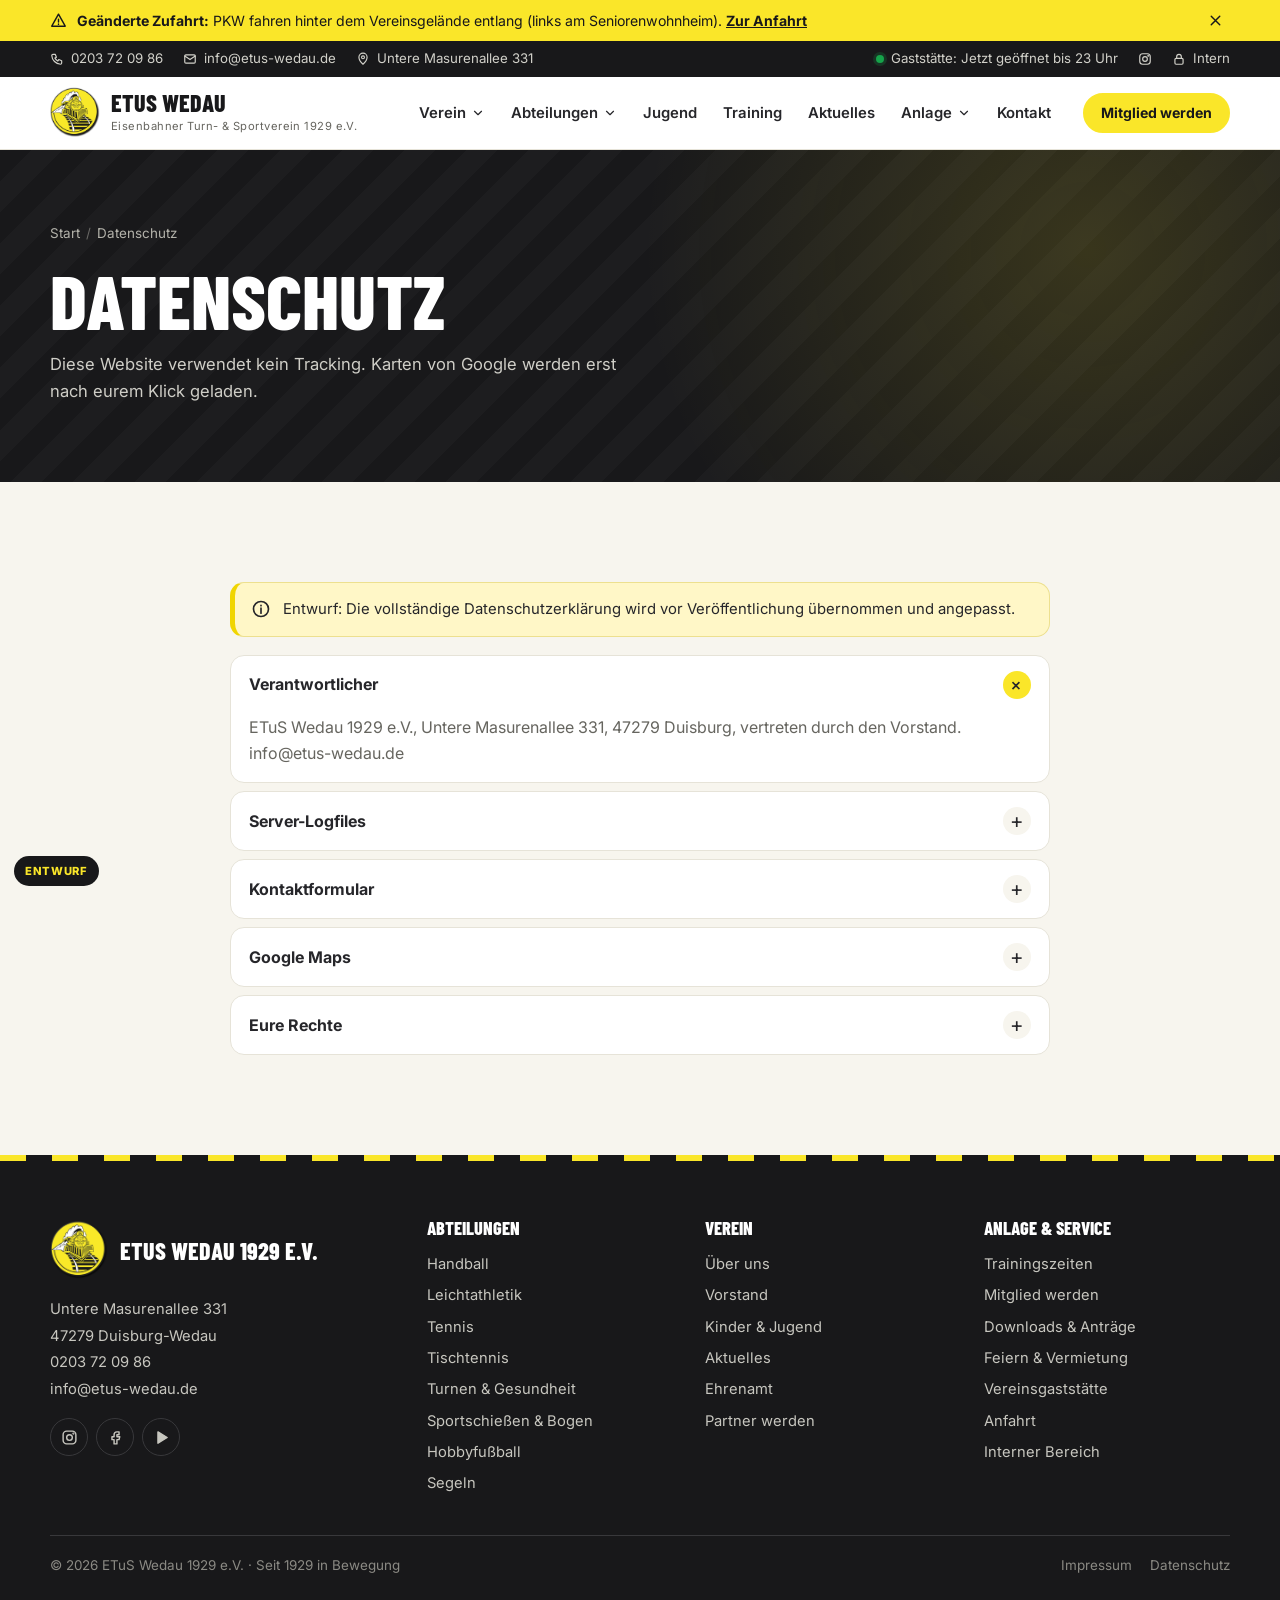
<file: datenschutz.html>
<!doctype html>
<html lang="de">
<head>
  <meta charset="utf-8">
  <meta name="viewport" content="width=device-width, initial-scale=1">
  <title>Datenschutz – ETuS Wedau 1929 e.V.</title>
  <meta name="robots" content="noindex">
  <link rel="icon" href="assets/img/logo.png">
  <link rel="preconnect" href="https://fonts.googleapis.com">
  <link rel="preconnect" href="https://fonts.gstatic.com" crossorigin>
  <link href="https://fonts.googleapis.com/css2?family=Barlow+Condensed:ital,wght@0,700;0,800;1,800&family=Inter:wght@400;500;600;700&display=swap" rel="stylesheet">
  <link rel="stylesheet" href="assets/css/style.css">
</head>
<body data-page="">
  <div id="site-header"></div>
  <main id="main">
    <section class="page-head"><div class="container"><ol class="crumbs"><li><a href="index.html">Start</a></li><li aria-current="page">Datenschutz</li></ol><h1>Datenschutz</h1><p class="lead">Diese Website verwendet kein Tracking. Karten von Google werden erst nach eurem Klick geladen.</p></div></section>
    <section class="section"><div class="container" style="max-width:820px">
      <div class="notice" style="margin-bottom:18px"><i data-icon="info"></i><p>Entwurf: Die vollständige Datenschutzerklärung wird vor Veröffentlichung übernommen und angepasst.</p></div>
      <div class="acc">
        <details open><summary>Verantwortlicher</summary><div class="acc-body">ETuS Wedau 1929 e.V., Untere Masurenallee 331, 47279 Duisburg, vertreten durch den Vorstand. info@etus-wedau.de</div></details>
        <details><summary>Server-Logfiles</summary><div class="acc-body">Beim Aufruf werden technisch notwendige Daten (IP-Adresse, Zeitpunkt, Seite, Browser) verarbeitet (Art. 6 Abs. 1 lit. f DSGVO).</div></details>
        <details><summary>Kontaktformular</summary><div class="acc-body">Eure Angaben nutzen wir ausschließlich zur Bearbeitung der Anfrage (Art. 6 Abs. 1 lit. b DSGVO).</div></details>
        <details><summary>Google Maps</summary><div class="acc-body">Die Karte wird nur nach Klick geladen (Art. 6 Abs. 1 lit. a DSGVO). Die Auswahl wird lokal im Browser gespeichert.</div></details>
        <details><summary>Eure Rechte</summary><div class="acc-body">Auskunft, Berichtigung, Löschung, Einschränkung, Widerspruch, Datenübertragbarkeit und Beschwerde bei der LDI NRW.</div></details>
      </div>
    </div></section>
  </main>
  <div id="site-footer"></div>
  <script src="assets/js/data.js"></script>
  <script src="assets/js/site.js"></script>
</body>
</html>
</file>
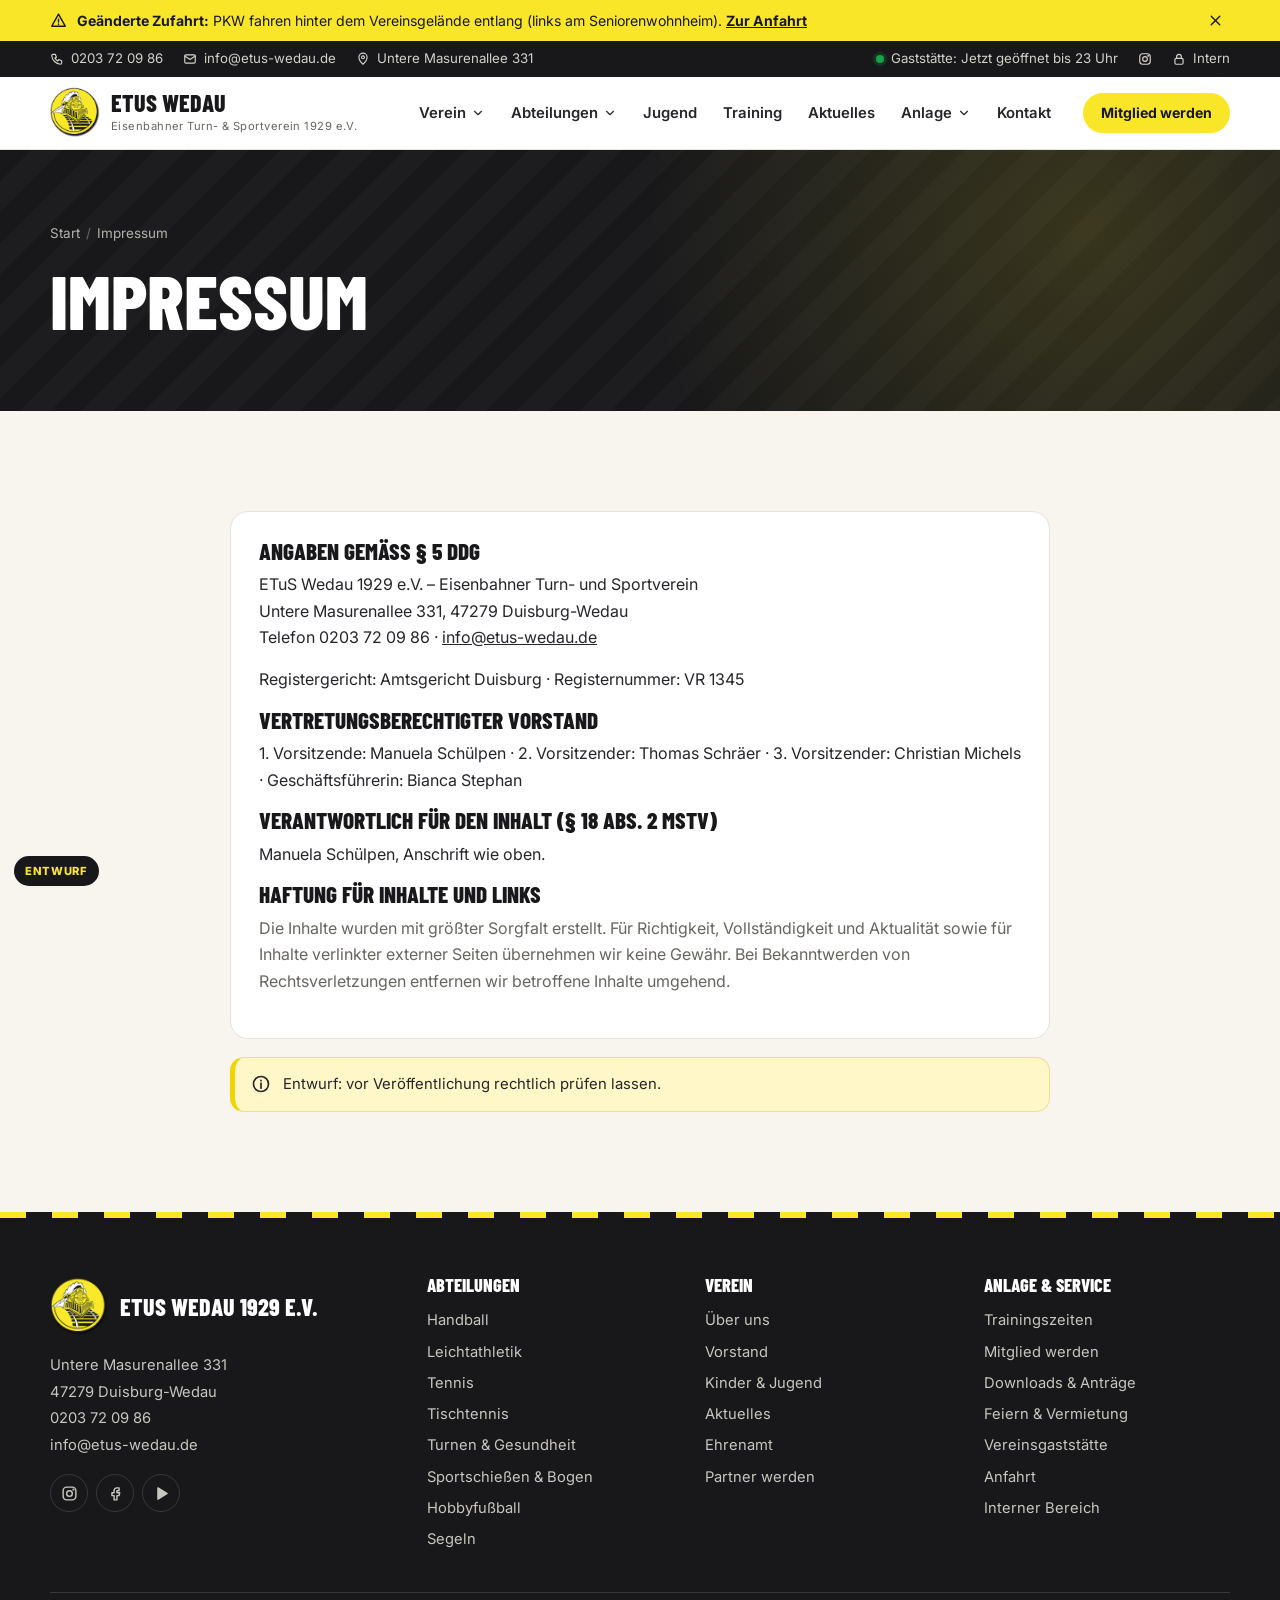
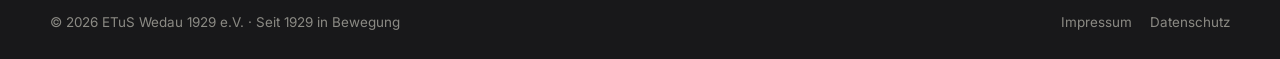
<file: impressum.html>
<!doctype html>
<html lang="de">
<head>
  <meta charset="utf-8">
  <meta name="viewport" content="width=device-width, initial-scale=1">
  <title>Impressum – ETuS Wedau 1929 e.V.</title>
  <meta name="robots" content="noindex">
  <link rel="icon" href="assets/img/logo.png">
  <link rel="preconnect" href="https://fonts.googleapis.com">
  <link rel="preconnect" href="https://fonts.gstatic.com" crossorigin>
  <link href="https://fonts.googleapis.com/css2?family=Barlow+Condensed:ital,wght@0,700;0,800;1,800&family=Inter:wght@400;500;600;700&display=swap" rel="stylesheet">
  <link rel="stylesheet" href="assets/css/style.css">
</head>
<body data-page="">
  <div id="site-header"></div>
  <main id="main">
    <section class="page-head"><div class="container"><ol class="crumbs"><li><a href="index.html">Start</a></li><li aria-current="page">Impressum</li></ol><h1>Impressum</h1></div></section>
    <section class="section"><div class="container" style="max-width:820px">
      <div class="card">
        <h3>Angaben gemäß § 5 DDG</h3>
        <p>ETuS Wedau 1929 e.V. – Eisenbahner Turn- und Sportverein<br>Untere Masurenallee 331, 47279 Duisburg-Wedau<br>Telefon 0203 72 09 86 · <a href="mailto:info@etus-wedau.de">info@etus-wedau.de</a></p>
        <p>Registergericht: Amtsgericht Duisburg · Registernummer: VR 1345</p>
        <h3>Vertretungsberechtigter Vorstand</h3>
        <p>1. Vorsitzende: Manuela Schülpen · 2. Vorsitzender: Thomas Schräer · 3. Vorsitzender: Christian Michels · Geschäftsführerin: Bianca Stephan</p>
        <h3>Verantwortlich für den Inhalt (§ 18 Abs. 2 MStV)</h3>
        <p>Manuela Schülpen, Anschrift wie oben.</p>
        <h3>Haftung für Inhalte und Links</h3>
        <p class="muted">Die Inhalte wurden mit größter Sorgfalt erstellt. Für Richtigkeit, Vollständigkeit und Aktualität sowie für Inhalte verlinkter externer Seiten übernehmen wir keine Gewähr. Bei Bekanntwerden von Rechtsverletzungen entfernen wir betroffene Inhalte umgehend.</p>
      </div>
      <div class="notice" style="margin-top:18px"><i data-icon="info"></i><p>Entwurf: vor Veröffentlichung rechtlich prüfen lassen.</p></div>
    </div></section>
  </main>
  <div id="site-footer"></div>
  <script src="assets/js/data.js"></script>
  <script src="assets/js/site.js"></script>
</body>
</html>
</file>
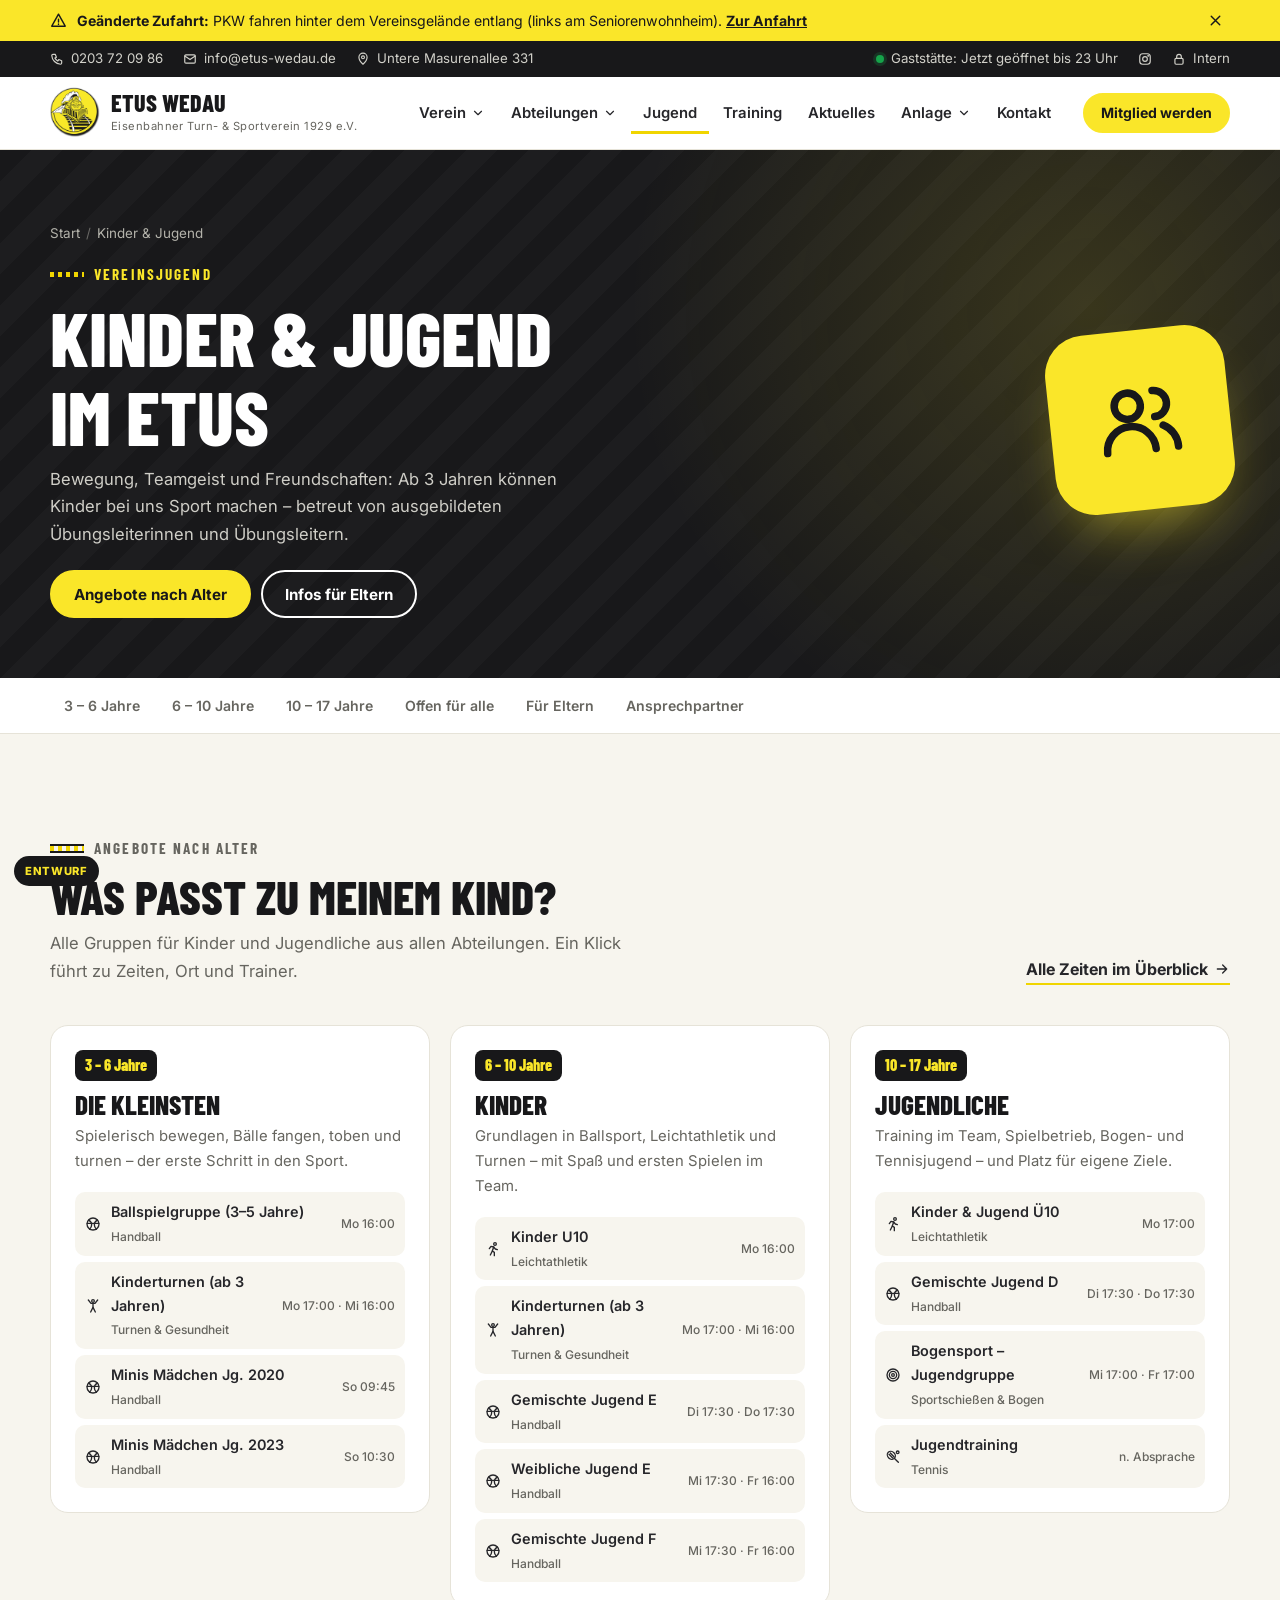
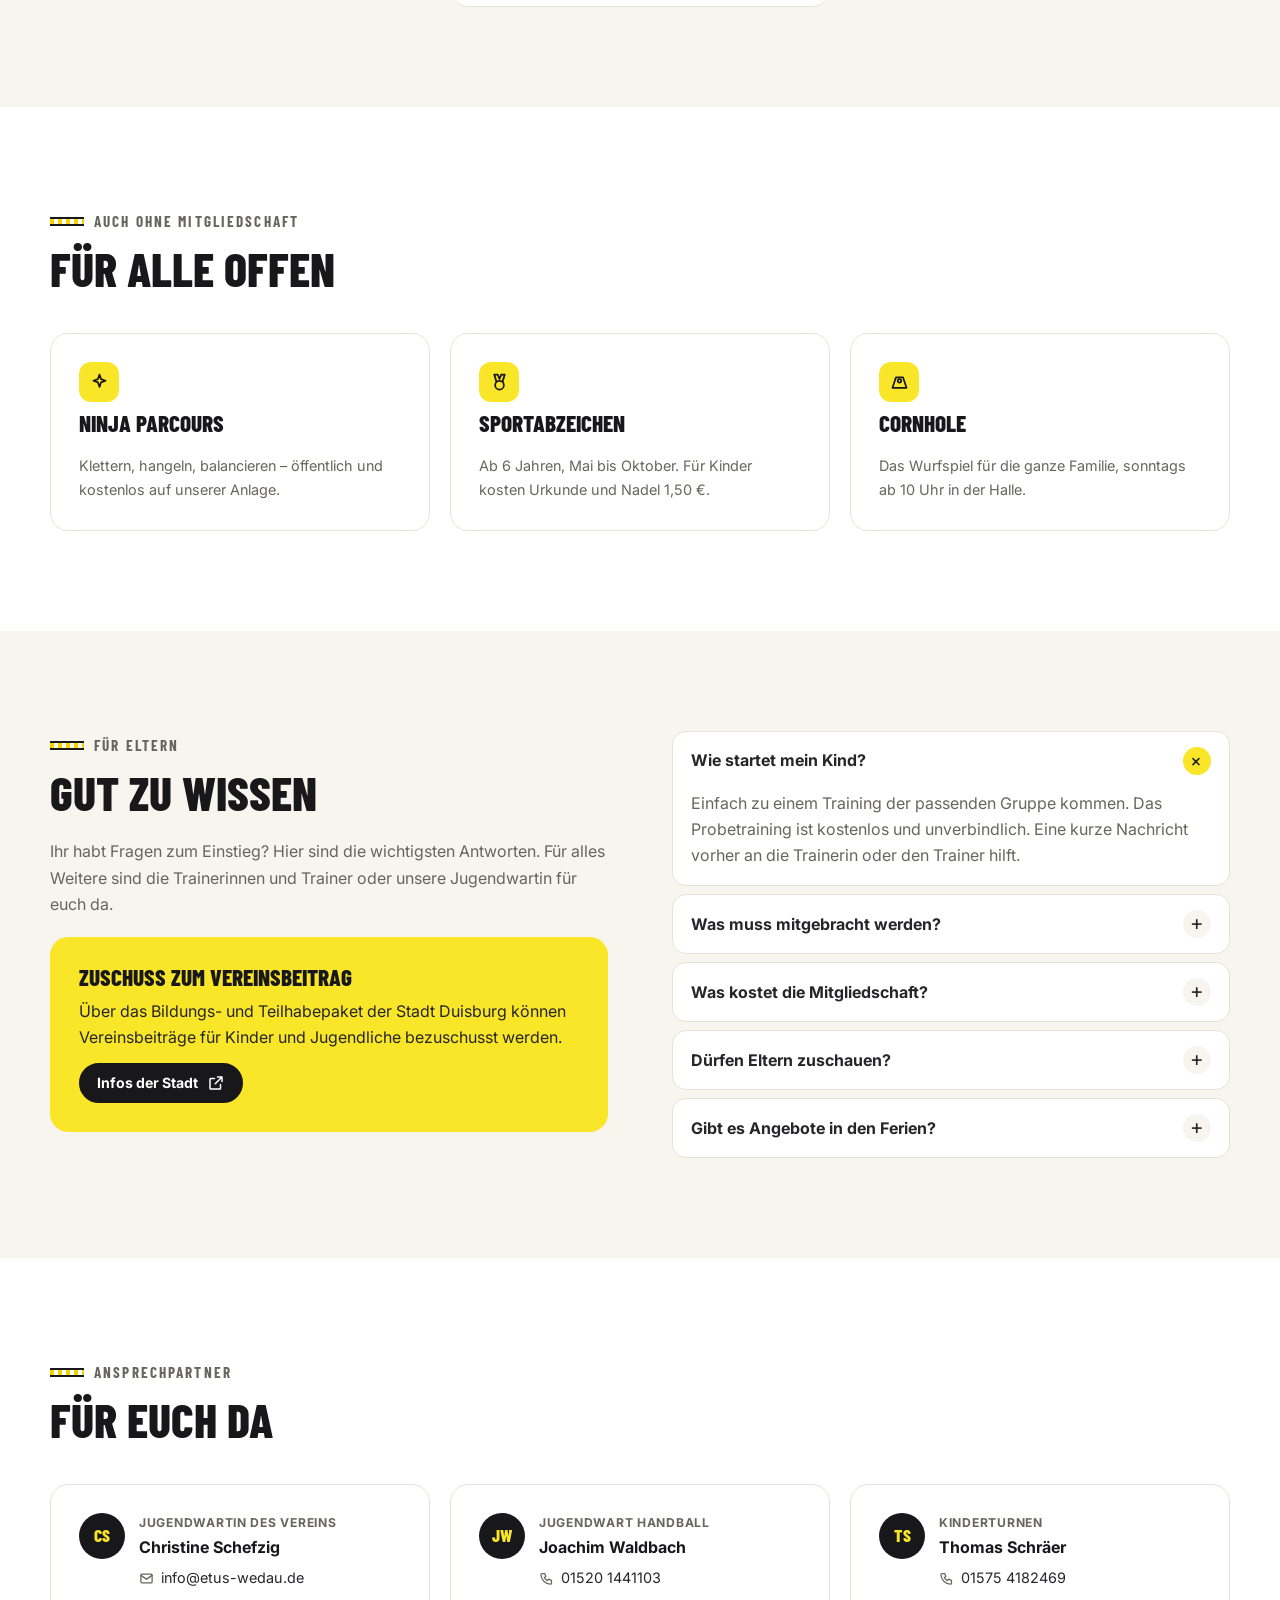
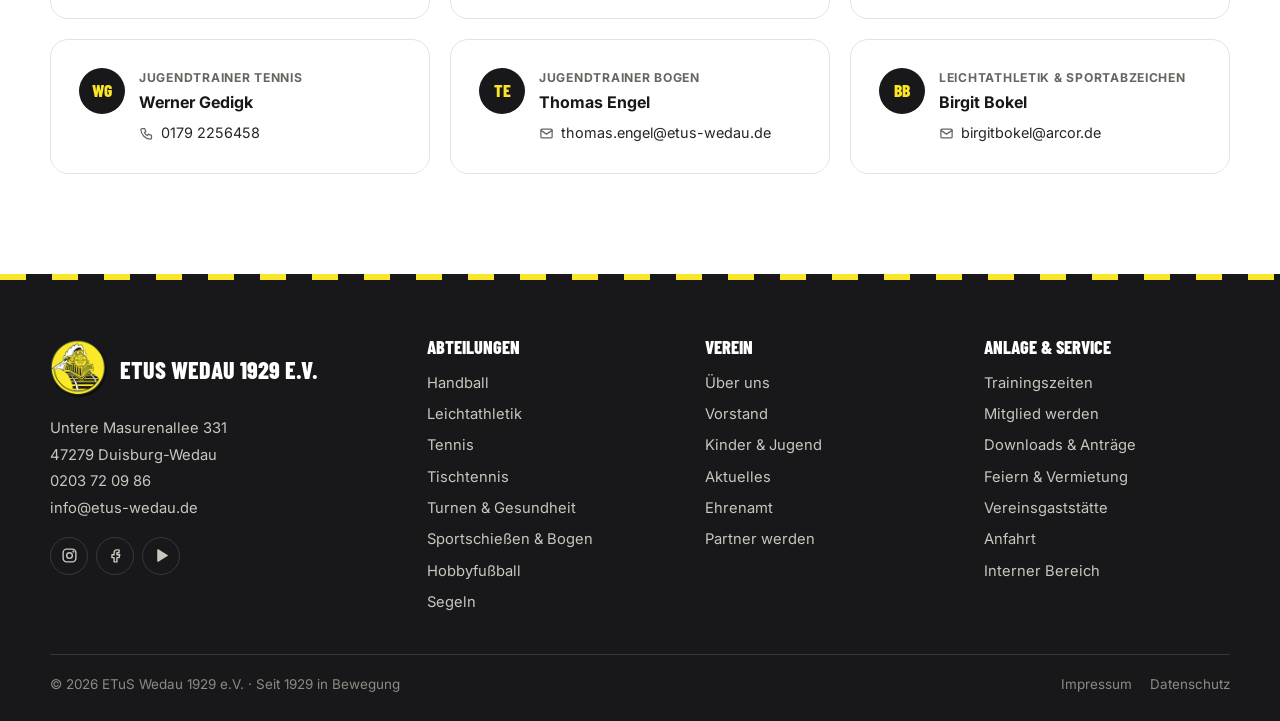
<file: jugend.html>
<!doctype html>
<html lang="de">
<head>
  <meta charset="utf-8">
  <meta name="viewport" content="width=device-width, initial-scale=1">
  <title>Kinder & Jugend – ETuS Wedau 1929 e.V.</title>
  <meta name="description" content="Sportangebote für Kinder und Jugendliche beim ETuS Wedau: Ballspielgruppe ab 3, Kinderturnen, Handball-Jugend, Leichtathletik, Tennis- und Bogenjugend.">
  <meta name="theme-color" content="#18181a">
  <link rel="icon" href="assets/img/logo.png">
  <link rel="preconnect" href="https://fonts.googleapis.com">
  <link rel="preconnect" href="https://fonts.gstatic.com" crossorigin>
  <link href="https://fonts.googleapis.com/css2?family=Barlow+Condensed:ital,wght@0,700;0,800;1,800&family=Inter:wght@400;500;600;700&display=swap" rel="stylesheet">
  <link rel="stylesheet" href="assets/css/style.css">
</head>
<body data-page="jugend">
  <div id="site-header"></div>
  <main id="main">
    <section class="page-head page-head--img">
      <div class="container split">
        <div>
          <ol class="crumbs"><li><a href="index.html">Start</a></li><li aria-current="page">Kinder &amp; Jugend</li></ol>
          <span class="kicker">Vereinsjugend</span>
          <h1>Kinder &amp; Jugend im ETuS</h1>
          <p class="lead">Bewegung, Teamgeist und Freundschaften: Ab 3 Jahren können Kinder bei uns Sport machen – betreut von ausgebildeten Übungsleiterinnen und Übungsleitern.</p>
          <div class="btn-row" style="margin-top:22px"><a class="btn btn--yellow" href="#angebote">Angebote nach Alter</a><a class="btn btn--line" href="#eltern">Infos für Eltern</a></div>
        </div>
        <div class="page-head__sign" aria-hidden="true"><i data-icon="users"></i></div>
      </div>
    </section>

    <nav class="subnav" aria-label="Altersstufen"><div class="container">
      <a href="#mini">3 – 6 Jahre</a><a href="#kinder">6 – 10 Jahre</a><a href="#jugend">10 – 17 Jahre</a><a href="#offen">Offen für alle</a><a href="#eltern">Für Eltern</a><a href="#kontakt">Ansprechpartner</a>
    </div></nav>

    <section class="section" id="angebote">
      <div class="container">
        <div class="section-head"><div><span class="kicker">Angebote nach Alter</span><h2>Was passt zu meinem Kind?</h2><p class="lead">Alle Gruppen für Kinder und Jugendliche aus allen Abteilungen. Ein Klick führt zu Zeiten, Ort und Trainer.</p></div>
          <a class="link" href="training.html?alter=kinder">Alle Zeiten im Überblick <i data-icon="arrow"></i></a></div>
        <div class="grid g3" id="stages" style="align-items:start"></div>
      </div>
    </section>

    <section class="section section--white" id="offen">
      <div class="container">
        <div class="section-head"><div><span class="kicker">Auch ohne Mitgliedschaft</span><h2>Für alle offen</h2></div></div>
        <div class="grid g3">
          <a class="card card--link" href="anlage.html#ninja"><span class="ico"><i data-icon="sparkle"></i></span><h3>Ninja Parcours</h3><p class="muted small" style="margin:0">Klettern, hangeln, balancieren – öffentlich und kostenlos auf unserer Anlage.</p></a>
          <a class="card card--link" href="abteilung.html?a=leichtathletik#sportabzeichen"><span class="ico"><i data-icon="medal"></i></span><h3>Sportabzeichen</h3><p class="muted small" style="margin:0">Ab 6 Jahren, Mai bis Oktober. Für Kinder kosten Urkunde und Nadel 1,50 €.</p></a>
          <a class="card card--link" href="aktuelles.html#cornhole"><span class="ico"><i data-icon="cornhole"></i></span><h3>Cornhole</h3><p class="muted small" style="margin:0">Das Wurfspiel für die ganze Familie, sonntags ab 10 Uhr in der Halle.</p></a>
        </div>
      </div>
    </section>

    <section class="section" id="eltern">
      <div class="container split split--top">
        <div>
          <span class="kicker">Für Eltern</span>
          <h2>Gut zu wissen</h2>
          <p class="muted">Ihr habt Fragen zum Einstieg? Hier sind die wichtigsten Antworten. Für alles Weitere sind die Trainerinnen und Trainer oder unsere Jugendwartin für euch da.</p>
          <div class="card card--yellow" style="margin-top:20px">
            <h3>Zuschuss zum Vereinsbeitrag</h3>
            <p style="margin-bottom:12px">Über das Bildungs- und Teilhabepaket der Stadt Duisburg können Vereinsbeiträge für Kinder und Jugendliche bezuschusst werden.</p>
            <a class="btn btn--sm" href="https://www.duisburg.de/vv/produkte/pro_du/dez_iii/50/Bildung_und_Teilhabe.php" target="_blank" rel="noopener">Infos der Stadt <i data-icon="external"></i></a>
          </div>
        </div>
        <div class="acc">
          <details open><summary>Wie startet mein Kind?</summary><div class="acc-body">Einfach zu einem Training der passenden Gruppe kommen. Das Probetraining ist kostenlos und unverbindlich. Eine kurze Nachricht vorher an die Trainerin oder den Trainer hilft.</div></details>
          <details><summary>Was muss mitgebracht werden?</summary><div class="acc-body">Sportkleidung, saubere Hallenschuhe für den Hallensport und etwas zu trinken. Beim Bogenschießen stellt der Verein die Ausrüstung.</div></details>
          <details><summary>Was kostet die Mitgliedschaft?</summary><div class="acc-body">Die Beiträge stehen auf Seite 2 des Aufnahmeantrags. Für den Einstieg gibt es auch eine Schnuppermitgliedschaft.</div></details>
          <details><summary>Dürfen Eltern zuschauen?</summary><div class="acc-body">Gerade bei den Kleinsten sind Eltern oft dabei. Sprecht das am besten kurz mit der Übungsleitung ab.</div></details>
          <details><summary>Gibt es Angebote in den Ferien?</summary><div class="acc-body">Die Tennisjugend plant zum Beispiel Sommercamp und Kinder-Eltern-Turnier. Aktuelle Aktionen stehen unter Aktuelles.</div></details>
        </div>
      </div>
    </section>

    <section class="section section--white" id="kontakt">
      <div class="container">
        <div class="section-head"><div><span class="kicker">Ansprechpartner</span><h2>Für euch da</h2></div></div>
        <div class="grid g3">
          <div class="card contact"><span class="avatar">CS</span><div><div class="contact__role">Jugendwartin des Vereins</div><div class="contact__name">Christine Schefzig</div><div class="contact__links"><a href="mailto:info@etus-wedau.de"><i data-icon="mail"></i> info@etus-wedau.de</a></div></div></div>
          <div class="card contact"><span class="avatar">JW</span><div><div class="contact__role">Jugendwart Handball</div><div class="contact__name">Joachim Waldbach</div><div class="contact__links"><a href="tel:+4915201441103"><i data-icon="phone"></i> 01520 1441103</a></div></div></div>
          <div class="card contact"><span class="avatar">TS</span><div><div class="contact__role">Kinderturnen</div><div class="contact__name">Thomas Schräer</div><div class="contact__links"><a href="tel:+4915754182469"><i data-icon="phone"></i> 01575 4182469</a></div></div></div>
          <div class="card contact"><span class="avatar">WG</span><div><div class="contact__role">Jugendtrainer Tennis</div><div class="contact__name">Werner Gedigk</div><div class="contact__links"><a href="tel:+491792256458"><i data-icon="phone"></i> 0179 2256458</a></div></div></div>
          <div class="card contact"><span class="avatar">TE</span><div><div class="contact__role">Jugendtrainer Bogen</div><div class="contact__name">Thomas Engel</div><div class="contact__links"><a href="mailto:thomas.engel@etus-wedau.de"><i data-icon="mail"></i> thomas.engel@etus-wedau.de</a></div></div></div>
          <div class="card contact"><span class="avatar">BB</span><div><div class="contact__role">Leichtathletik & Sportabzeichen</div><div class="contact__name">Birgit Bokel</div><div class="contact__links"><a href="mailto:birgitbokel@arcor.de"><i data-icon="mail"></i> birgitbokel@arcor.de</a></div></div></div>
        </div>
      </div>
    </section>
  </main>
  <div id="site-footer"></div>
  <script src="assets/js/data.js"></script>
  <script src="assets/js/site.js"></script>
</body>
</html>
</file>
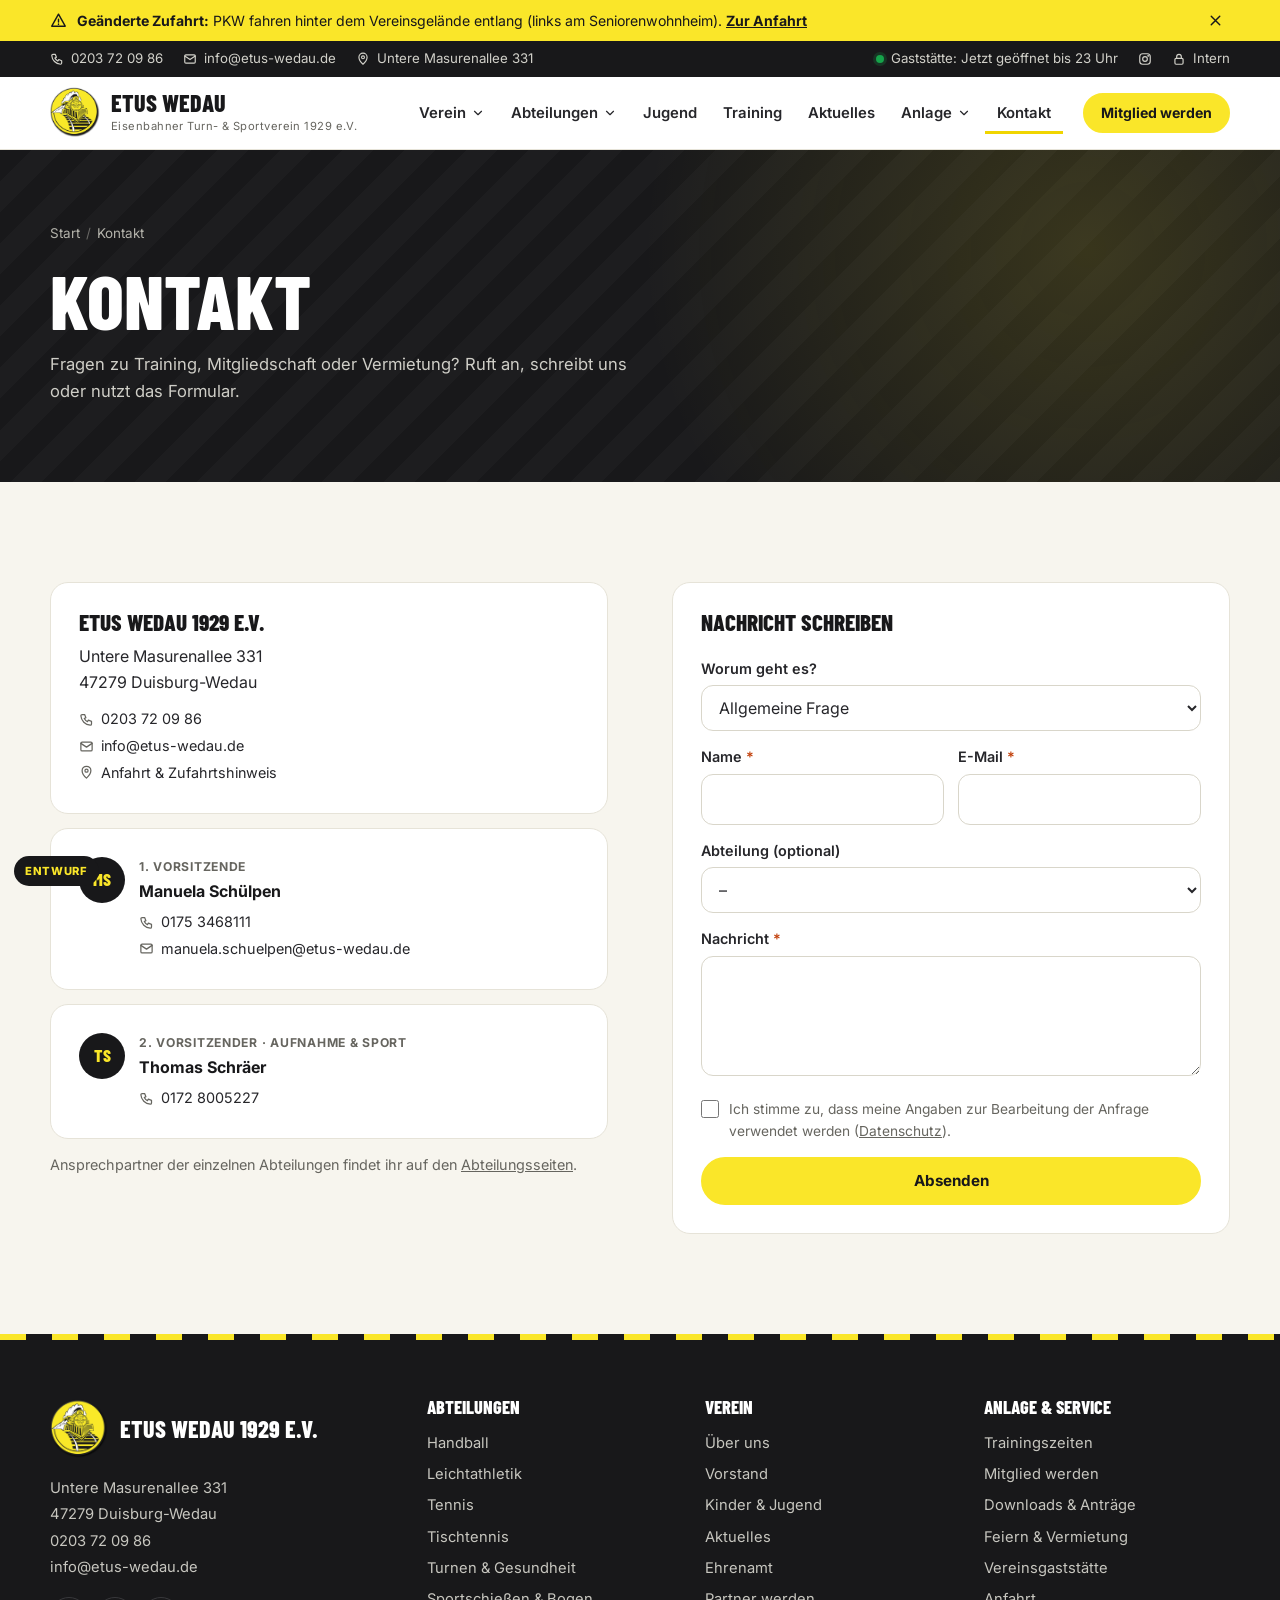
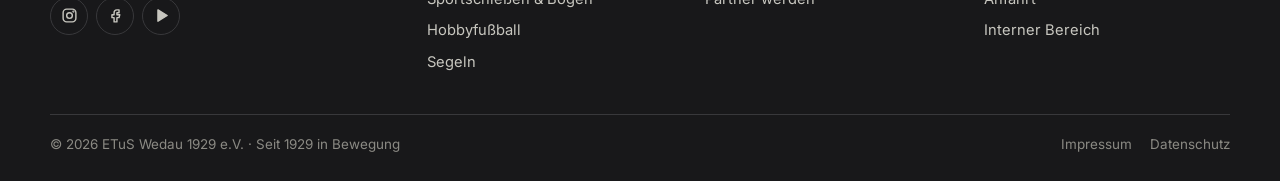
<file: kontakt.html>
<!doctype html>
<html lang="de">
<head>
  <meta charset="utf-8">
  <meta name="viewport" content="width=device-width, initial-scale=1">
  <title>Kontakt – ETuS Wedau 1929 e.V.</title>
  <meta name="description" content="Kontakt zum ETuS Wedau 1929 e.V.: Untere Masurenallee 331, 47279 Duisburg, Tel. 0203 72 09 86, info@etus-wedau.de.">
  <meta name="theme-color" content="#18181a">
  <link rel="icon" href="assets/img/logo.png">
  <link rel="preconnect" href="https://fonts.googleapis.com">
  <link rel="preconnect" href="https://fonts.gstatic.com" crossorigin>
  <link href="https://fonts.googleapis.com/css2?family=Barlow+Condensed:ital,wght@0,700;0,800;1,800&family=Inter:wght@400;500;600;700&display=swap" rel="stylesheet">
  <link rel="stylesheet" href="assets/css/style.css">
</head>
<body data-page="kontakt">
  <div id="site-header"></div>
  <main id="main">
    <section class="page-head">
      <div class="container">
        <ol class="crumbs"><li><a href="index.html">Start</a></li><li aria-current="page">Kontakt</li></ol>
        <h1>Kontakt</h1>
        <p class="lead">Fragen zu Training, Mitgliedschaft oder Vermietung? Ruft an, schreibt uns oder nutzt das Formular.</p>
      </div>
    </section>
    <section class="section">
      <div class="container split split--top">
        <div class="stack">
          <div class="card"><h3>ETuS Wedau 1929 e.V.</h3><p style="margin:0">Untere Masurenallee 331<br>47279 Duisburg-Wedau</p>
            <div class="contact__links" style="margin-top:12px"><a href="tel:+49203720986"><i data-icon="phone"></i> 0203 72 09 86</a><a href="mailto:info@etus-wedau.de"><i data-icon="mail"></i> info@etus-wedau.de</a><a href="anlage.html#anfahrt"><i data-icon="pin"></i> Anfahrt &amp; Zufahrtshinweis</a></div></div>
          <div class="card contact"><span class="avatar">MS</span><div><div class="contact__role">1. Vorsitzende</div><div class="contact__name">Manuela Schülpen</div><div class="contact__links"><a href="tel:+491753468111"><i data-icon="phone"></i> 0175 3468111</a><a href="mailto:manuela.schuelpen@etus-wedau.de"><i data-icon="mail"></i> manuela.schuelpen@etus-wedau.de</a></div></div></div>
          <div class="card contact"><span class="avatar">TS</span><div><div class="contact__role">2. Vorsitzender · Aufnahme &amp; Sport</div><div class="contact__name">Thomas Schräer</div><div class="contact__links"><a href="tel:+491728005227"><i data-icon="phone"></i> 0172 8005227</a></div></div></div>
          <p class="small muted">Ansprechpartner der einzelnen Abteilungen findet ihr auf den <a href="abteilungen.html">Abteilungsseiten</a>.</p>
        </div>
        <form class="card form" data-demo="info@etus-wedau.de">
          <h3>Nachricht schreiben</h3>
          <div class="field"><label for="k-t">Worum geht es?</label><select id="k-t" class="select"><option>Allgemeine Frage</option><option>Probetraining</option><option>Mitgliedschaft</option><option>Vermietung</option><option>Partnerschaft</option></select></div>
          <div class="form-row">
            <div class="field"><label for="k-n">Name <span class="req">*</span></label><input id="k-n" class="input" required autocomplete="name"></div>
            <div class="field"><label for="k-e">E-Mail <span class="req">*</span></label><input id="k-e" class="input" type="email" required autocomplete="email"></div>
          </div>
          <div class="field"><label for="k-a">Abteilung (optional)</label><select id="k-a" class="select" data-depts><option value="">–</option></select></div>
          <div class="field"><label for="k-x">Nachricht <span class="req">*</span></label><textarea id="k-x" class="textarea" required></textarea></div>
          <label class="check"><input type="checkbox" required> Ich stimme zu, dass meine Angaben zur Bearbeitung der Anfrage verwendet werden (<a href="datenschutz.html">Datenschutz</a>).</label>
          <button class="btn btn--yellow" type="submit">Absenden</button>
        </form>
      </div>
    </section>
  </main>
  <div id="site-footer"></div>
  <script src="assets/js/data.js"></script>
  <script src="assets/js/site.js"></script>
</body>
</html>
</file>
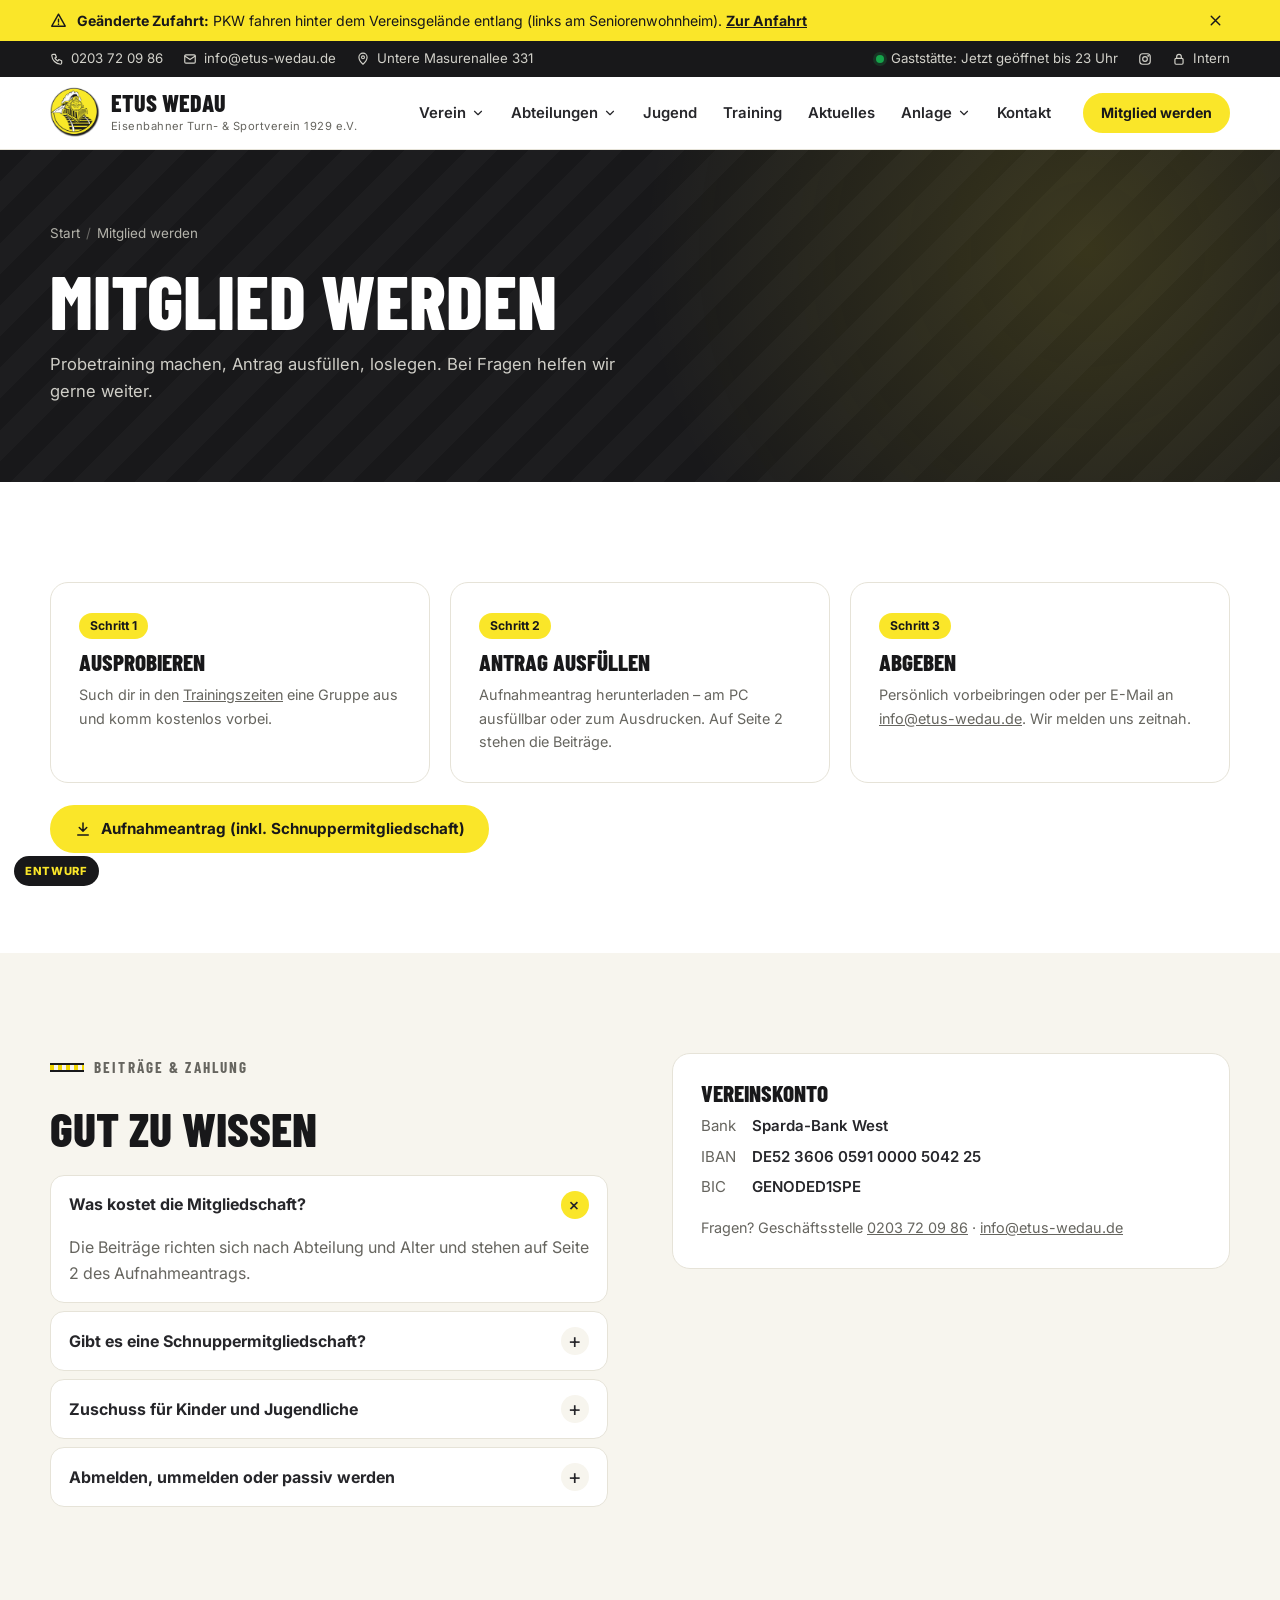
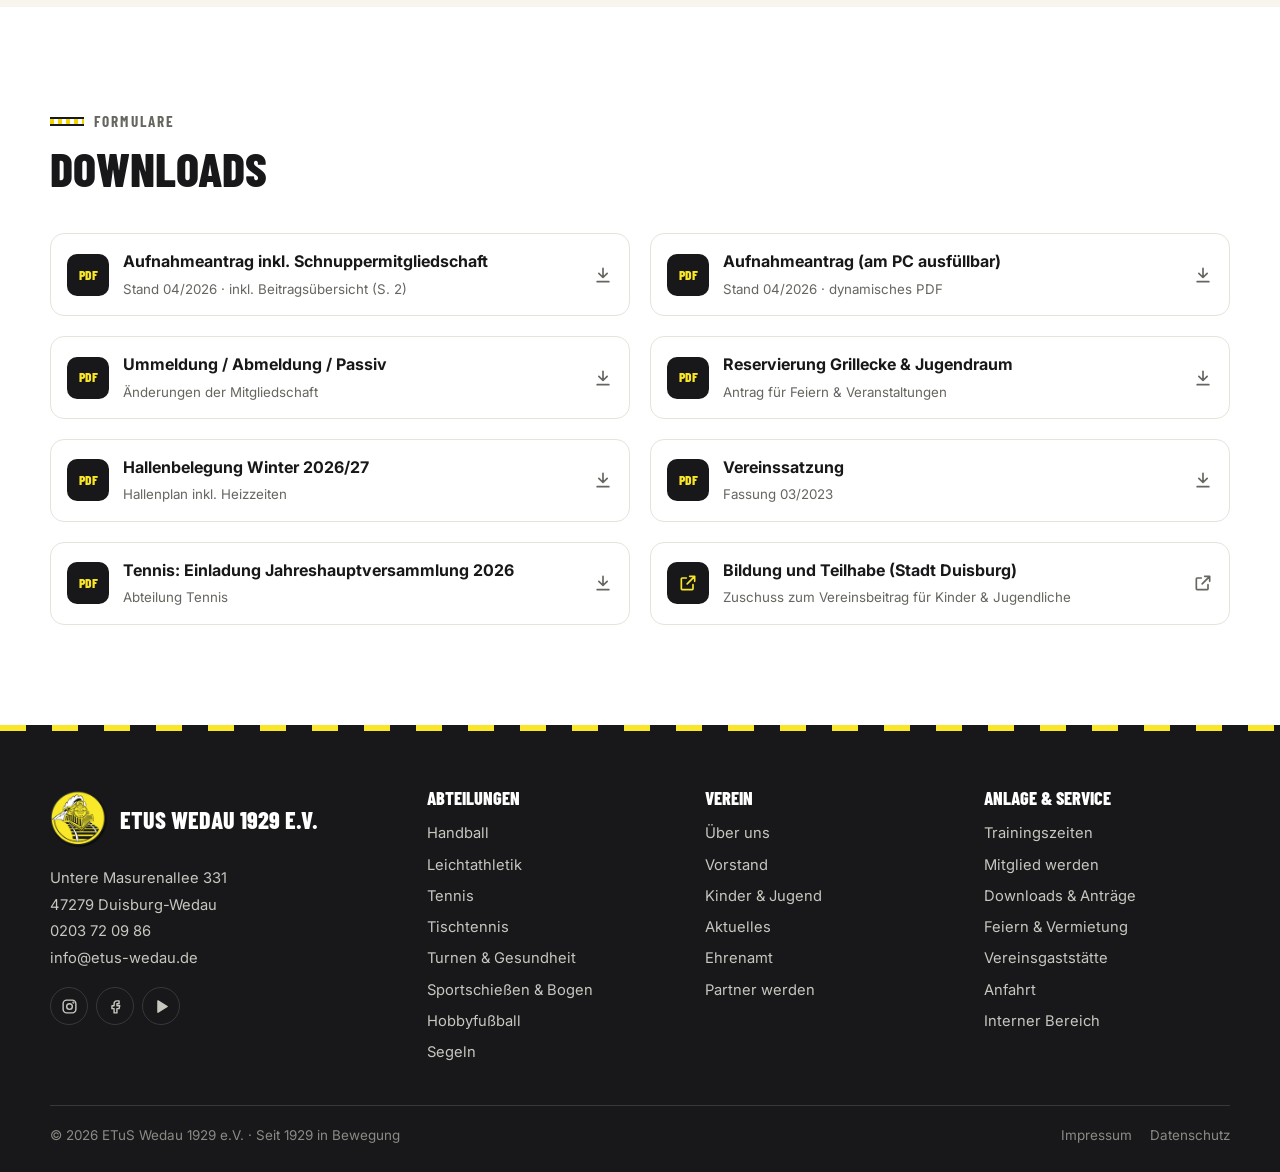
<file: mitglied.html>
<!doctype html>
<html lang="de">
<head>
  <meta charset="utf-8">
  <meta name="viewport" content="width=device-width, initial-scale=1">
  <title>Mitglied werden – ETuS Wedau 1929 e.V.</title>
  <meta name="description" content="Mitglied werden beim ETuS Wedau: Aufnahmeantrag, Beiträge, Bildung & Teilhabe und alle Formulare.">
  <meta name="theme-color" content="#18181a">
  <link rel="icon" href="assets/img/logo.png">
  <link rel="preconnect" href="https://fonts.googleapis.com">
  <link rel="preconnect" href="https://fonts.gstatic.com" crossorigin>
  <link href="https://fonts.googleapis.com/css2?family=Barlow+Condensed:ital,wght@0,700;0,800;1,800&family=Inter:wght@400;500;600;700&display=swap" rel="stylesheet">
  <link rel="stylesheet" href="assets/css/style.css">
</head>
<body data-page="mitglied">
  <div id="site-header"></div>
  <main id="main">
    <section class="page-head">
      <div class="container">
        <ol class="crumbs"><li><a href="index.html">Start</a></li><li aria-current="page">Mitglied werden</li></ol>
        <h1>Mitglied werden</h1>
        <p class="lead">Probetraining machen, Antrag ausfüllen, loslegen. Bei Fragen helfen wir gerne weiter.</p>
      </div>
    </section>

    <section class="section section--white">
      <div class="container grid g3">
        <div class="card"><span class="chip" style="margin-bottom:12px">Schritt 1</span><h3>Ausprobieren</h3><p class="muted small" style="margin:0">Such dir in den <a href="training.html">Trainingszeiten</a> eine Gruppe aus und komm kostenlos vorbei.</p></div>
        <div class="card"><span class="chip" style="margin-bottom:12px">Schritt 2</span><h3>Antrag ausfüllen</h3><p class="muted small" style="margin:0">Aufnahmeantrag herunterladen – am PC ausfüllbar oder zum Ausdrucken. Auf Seite 2 stehen die Beiträge.</p></div>
        <div class="card"><span class="chip" style="margin-bottom:12px">Schritt 3</span><h3>Abgeben</h3><p class="muted small" style="margin:0">Persönlich vorbeibringen oder per E-Mail an <a href="mailto:info@etus-wedau.de">info@etus-wedau.de</a>. Wir melden uns zeitnah.</p></div>
      </div>
      <div class="container" style="margin-top:22px">
        <div class="btn-row"><a class="btn btn--yellow" href="https://etus-wedau.de/wp-content/uploads/2026/10/ETuS-Aufnahmeantrag04_2026_inkl.-Schnupper.pdf" target="_blank" rel="noopener"><i data-icon="download"></i> Aufnahmeantrag (inkl. Schnuppermitgliedschaft)</a></div>
      </div>
    </section>

    <section class="section">
      <div class="container split split--top">
        <div class="stack">
          <span class="kicker">Beiträge &amp; Zahlung</span>
          <h2>Gut zu wissen</h2>
          <div class="acc">
            <details open><summary>Was kostet die Mitgliedschaft?</summary><div class="acc-body">Die Beiträge richten sich nach Abteilung und Alter und stehen auf Seite 2 des Aufnahmeantrags.</div></details>
            <details><summary>Gibt es eine Schnuppermitgliedschaft?</summary><div class="acc-body">Ja, sie ist im Aufnahmeantrag enthalten – ideal, um eine Abteilung erst einmal in Ruhe kennenzulernen.</div></details>
            <details><summary>Zuschuss für Kinder und Jugendliche</summary><div class="acc-body">Über das <a href="https://www.duisburg.de/vv/produkte/pro_du/dez_iii/50/Bildung_und_Teilhabe.php" target="_blank" rel="noopener">Bildungs- und Teilhabepaket</a> der Stadt Duisburg können Vereinsbeiträge bezuschusst werden.</div></details>
            <details><summary>Abmelden, ummelden oder passiv werden</summary><div class="acc-body">Mit dem Formular „Ummeldung / Abmeldung / Passiv“. Ansprechpartnerin ist Angelika Eckhardt (Beitragswesen), <a href="mailto:angelika.eckhardt@etus-wedau.de">angelika.eckhardt@etus-wedau.de</a>.</div></details>
          </div>
        </div>
        <div class="card">
          <h3>Vereinskonto</h3>
          <dl class="kv"><dt>Bank</dt><dd>Sparda-Bank West</dd><dt>IBAN</dt><dd>DE52 3606 0591 0000 5042 25</dd><dt>BIC</dt><dd>GENODED1SPE</dd></dl>
          <p class="muted small" style="margin:16px 0 0">Fragen? Geschäftsstelle <a href="tel:+49203720986">0203 72 09 86</a> · <a href="mailto:info@etus-wedau.de">info@etus-wedau.de</a></p>
        </div>
      </div>
    </section>

    <section class="section section--white" id="downloads">
      <div class="container">
        <div class="section-head"><div><span class="kicker">Formulare</span><h2>Downloads</h2></div></div>
        <div class="grid g2" id="downloads-list"></div>
      </div>
    </section>
  </main>
  <div id="site-footer"></div>
  <script src="assets/js/data.js"></script>
  <script src="assets/js/site.js"></script>
</body>
</html>
</file>
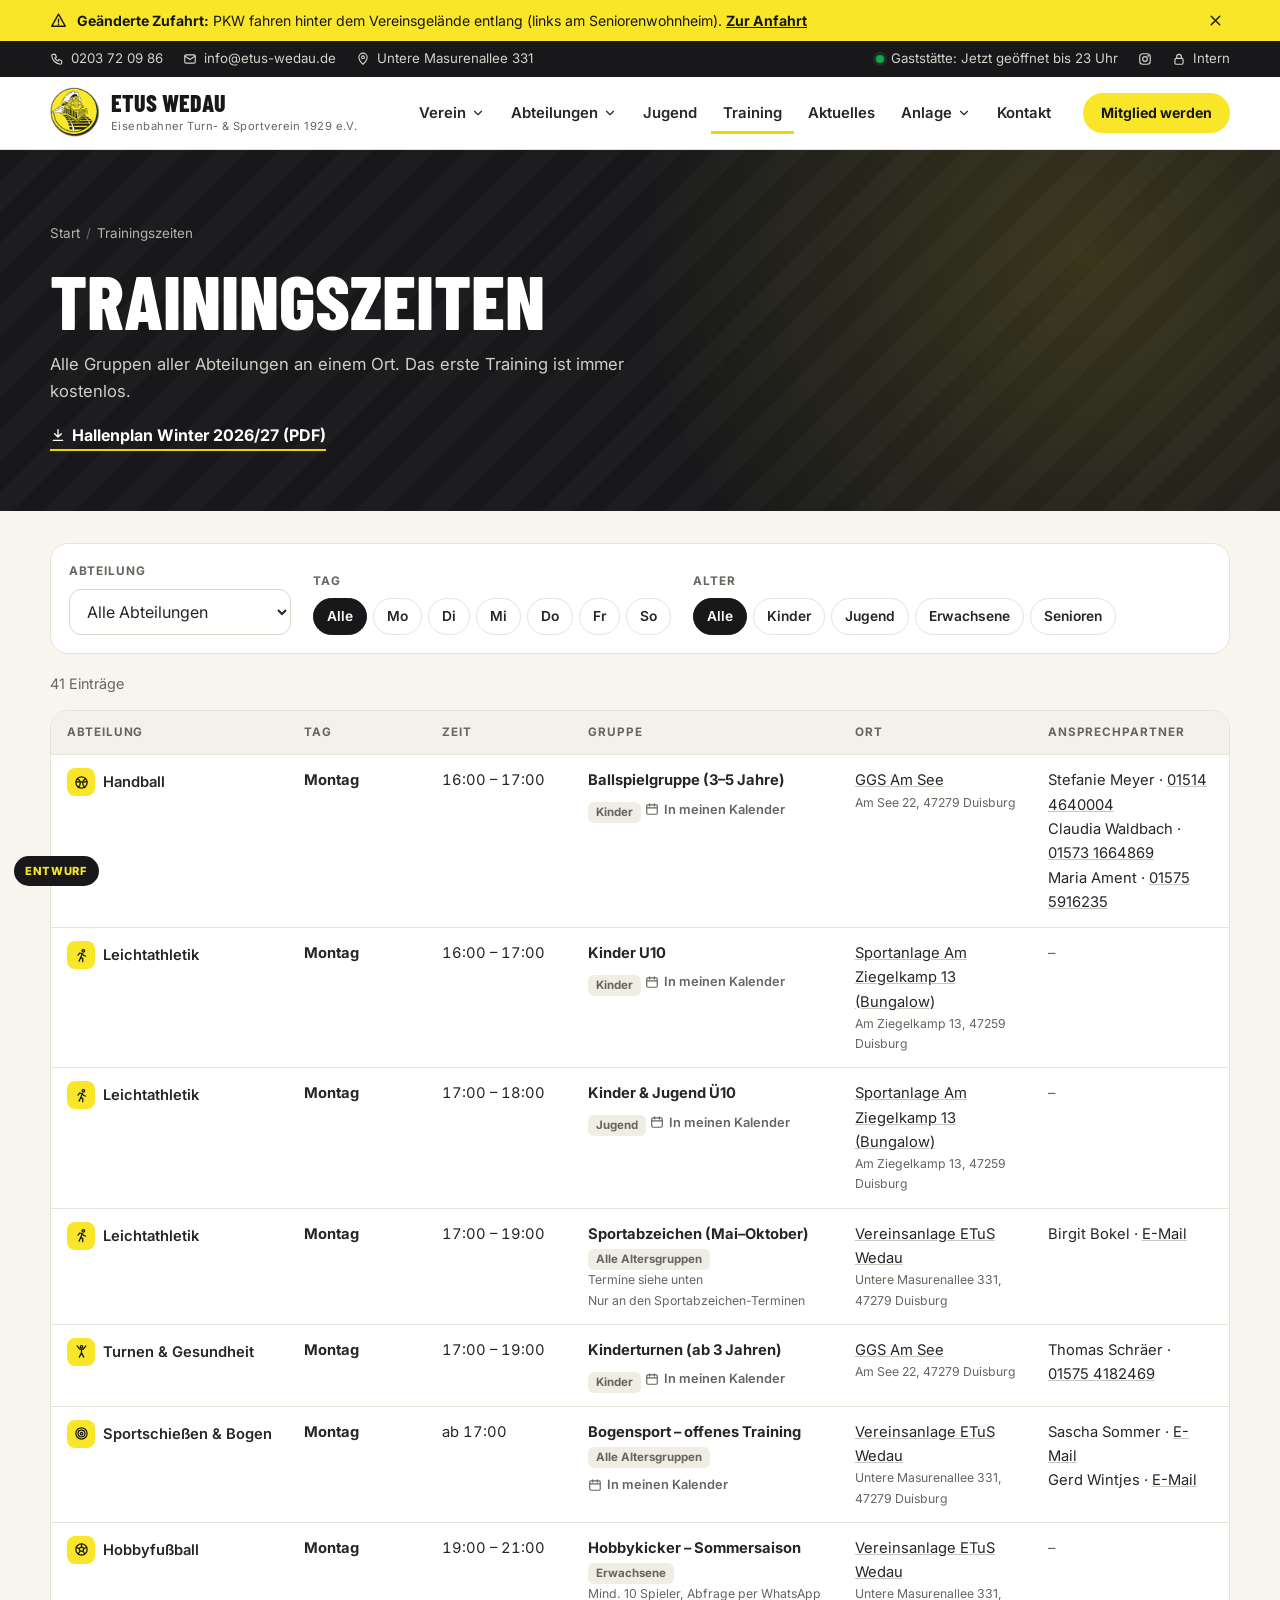
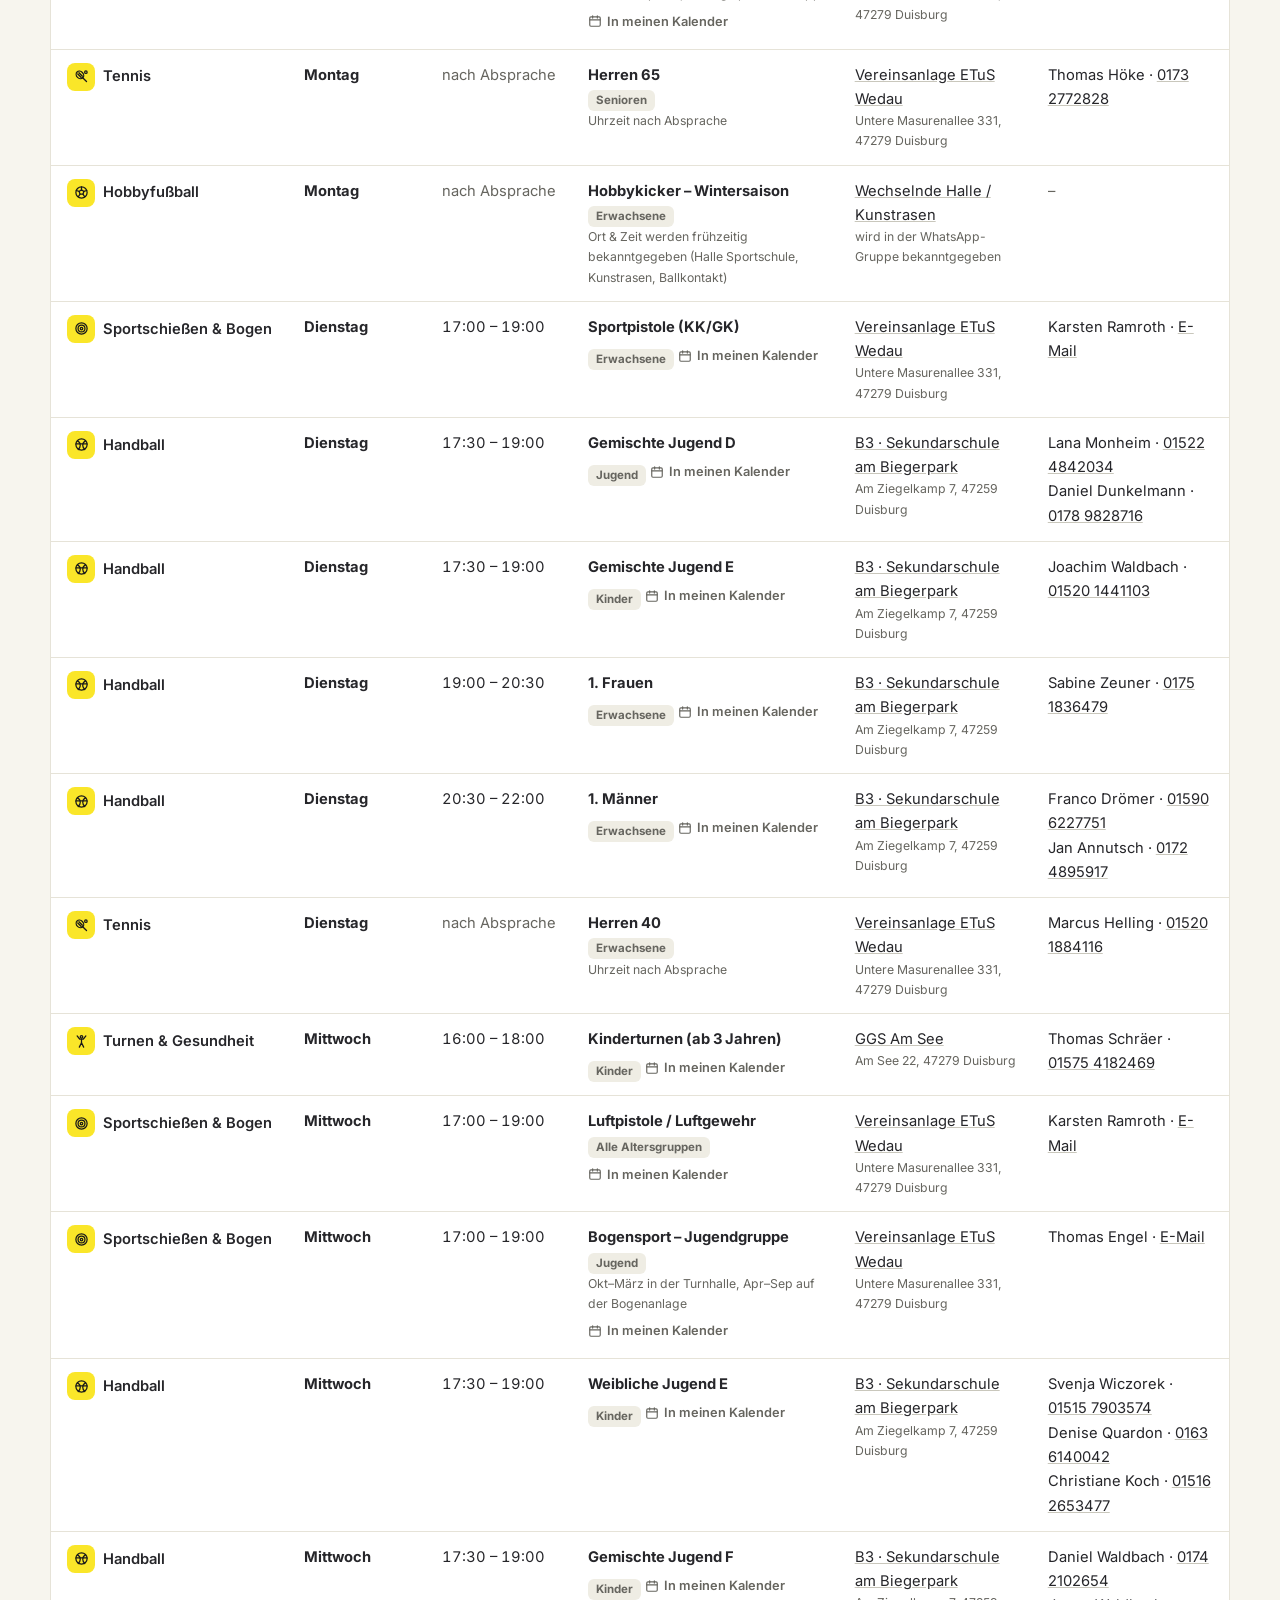
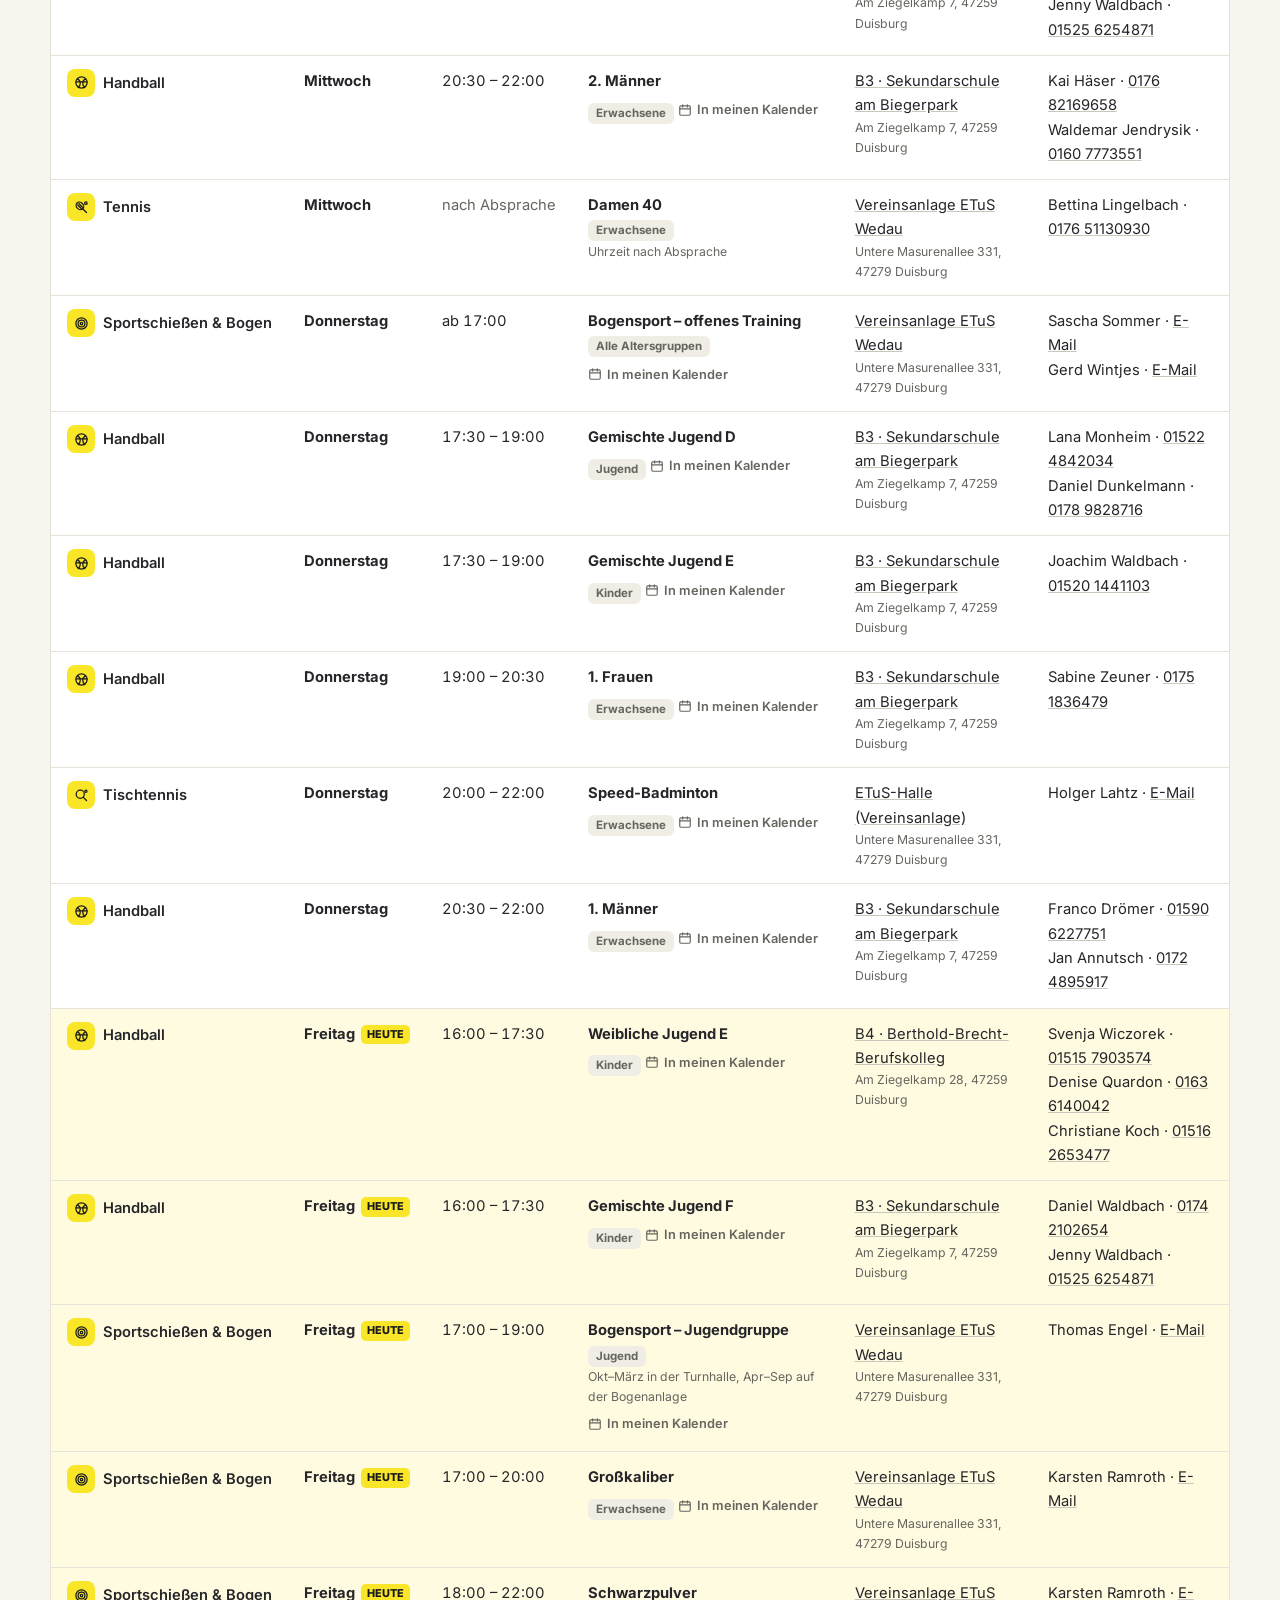
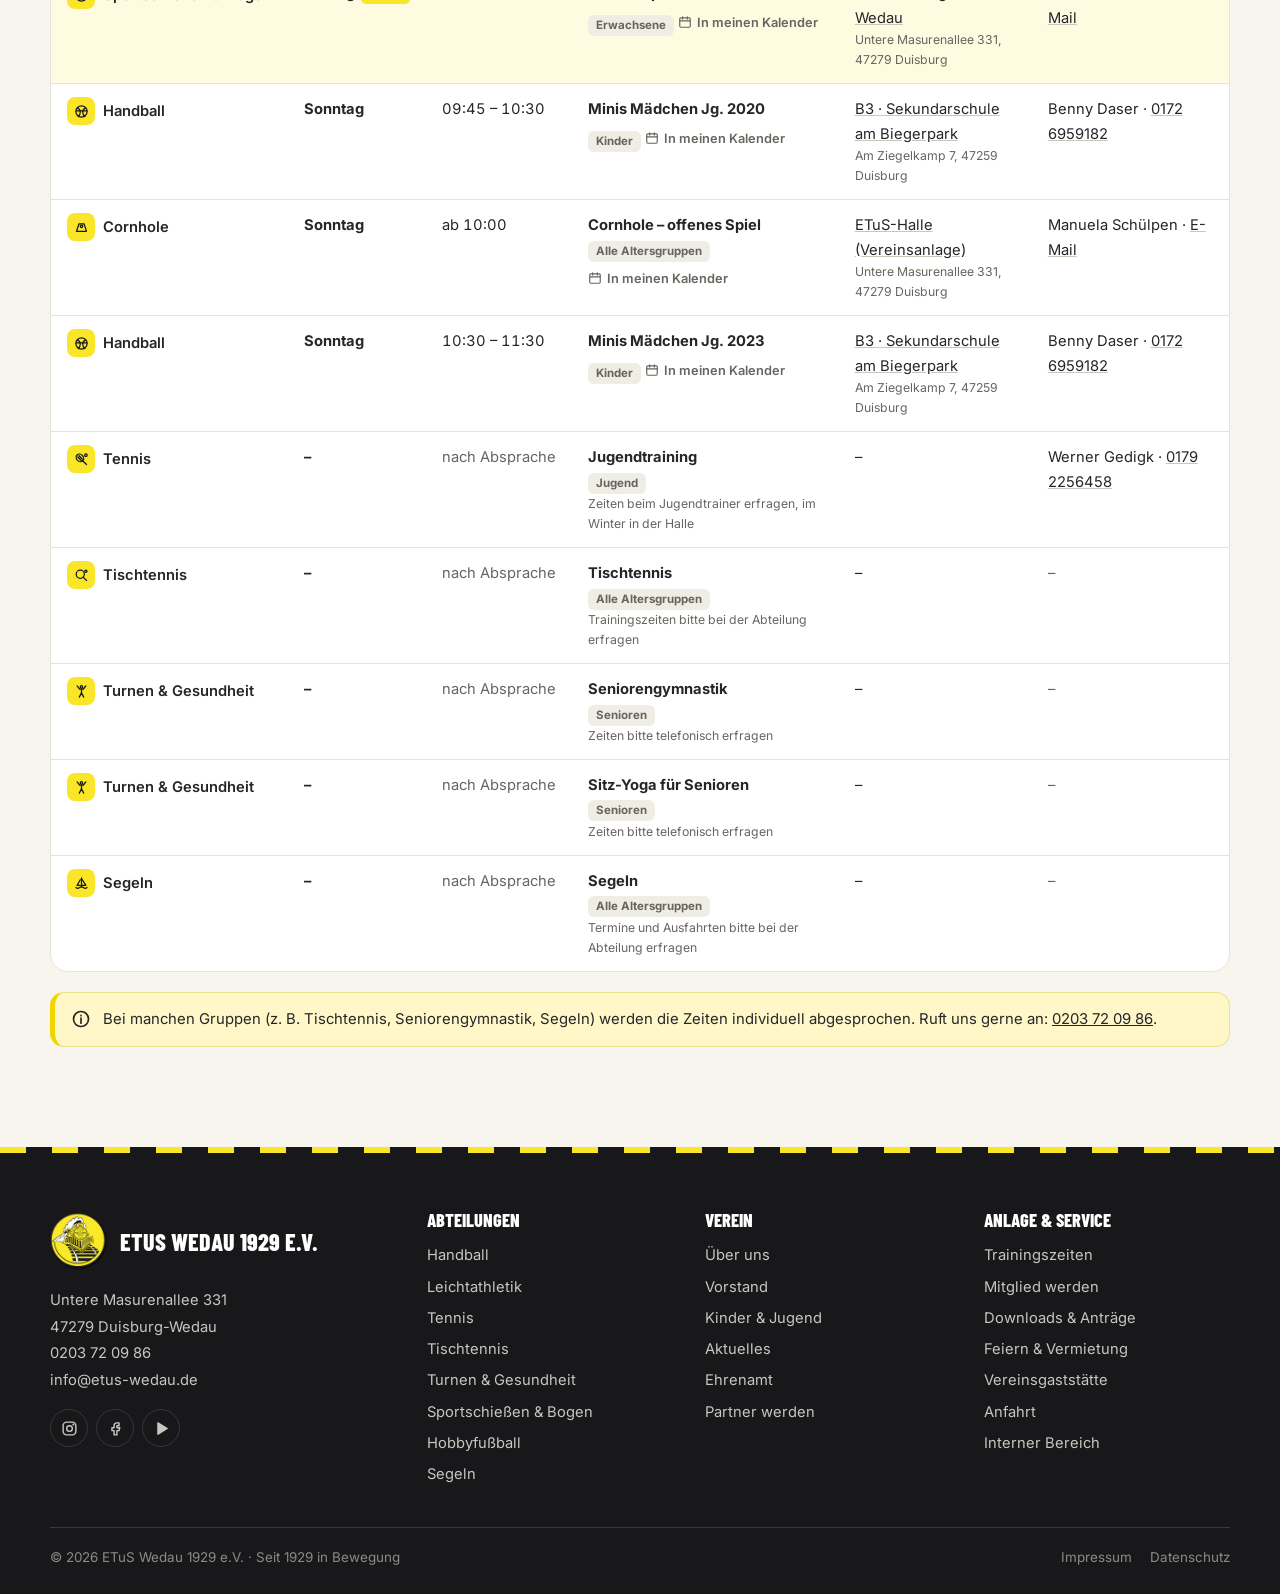
<file: training.html>
<!doctype html>
<html lang="de">
<head>
  <meta charset="utf-8">
  <meta name="viewport" content="width=device-width, initial-scale=1">
  <title>Trainingszeiten – ETuS Wedau 1929 e.V.</title>
  <meta name="description" content="Alle Trainingszeiten des ETuS Wedau, filterbar nach Abteilung, Wochentag und Altersgruppe.">
  <meta name="theme-color" content="#18181a">
  <link rel="icon" href="assets/img/logo.png">
  <link rel="preconnect" href="https://fonts.googleapis.com">
  <link rel="preconnect" href="https://fonts.gstatic.com" crossorigin>
  <link href="https://fonts.googleapis.com/css2?family=Barlow+Condensed:ital,wght@0,700;0,800;1,800&family=Inter:wght@400;500;600;700&display=swap" rel="stylesheet">
  <link rel="stylesheet" href="assets/css/style.css">
</head>
<body data-page="training">
  <div id="site-header"></div>
  <main id="main">
    <section class="page-head">
      <div class="container">
        <ol class="crumbs"><li><a href="index.html">Start</a></li><li aria-current="page">Trainingszeiten</li></ol>
        <h1>Trainingszeiten</h1>
        <p class="lead">Alle Gruppen aller Abteilungen an einem Ort. Das erste Training ist immer kostenlos.</p>
        <a class="link" href="https://etus-wedau.de/wp-content/uploads/2026/10/2026-ETuS-Hallenbelegung-Heizung-Winter-2026-2027-3-A3.pdf" target="_blank" rel="noopener"><i data-icon="download"></i> Hallenplan Winter 2026/27 (PDF)</a>
      </div>
    </section>
    <section class="section" id="finder" style="padding-top:32px">
      <div class="container">
        <div class="filters">
          <div style="min-width:220px"><label for="f-dept">Abteilung</label><select id="f-dept" class="select"><option value="alle">Alle Abteilungen</option></select></div>
          <div><span class="flabel">Tag</span><div class="seg" id="f-day"><button data-v="alle" aria-pressed="true">Alle</button><button data-v="1" aria-pressed="false">Mo</button><button data-v="2" aria-pressed="false">Di</button><button data-v="3" aria-pressed="false">Mi</button><button data-v="4" aria-pressed="false">Do</button><button data-v="5" aria-pressed="false">Fr</button><button data-v="7" aria-pressed="false">So</button></div></div>
          <div><span class="flabel">Alter</span><div class="seg" id="f-age"><button data-v="alle" aria-pressed="true">Alle</button><button data-v="kinder" aria-pressed="false">Kinder</button><button data-v="jugend" aria-pressed="false">Jugend</button><button data-v="erwachsene" aria-pressed="false">Erwachsene</button><button data-v="senioren" aria-pressed="false">Senioren</button></div></div>
        </div>
        <p class="muted small" id="f-count"></p>
        <div id="f-results"></div>
        <div class="notice" style="margin-top:20px"><i data-icon="info"></i><p>Bei manchen Gruppen (z. B. Tischtennis, Seniorengymnastik, Segeln) werden die Zeiten individuell abgesprochen. Ruft uns gerne an: <a href="tel:+49203720986">0203 72 09 86</a>.</p></div>
      </div>
    </section>
  </main>
  <div id="site-footer"></div>
  <script src="assets/js/data.js"></script>
  <script src="assets/js/site.js"></script>
</body>
</html>
</file>
<file: assets/css/style.css>
/* ETuS Wedau 1929 e.V. – Version 3
   Kräftig wie das Vereinslogo (Anthrazit + Signalgelb), warm und übersichtlich. Keine Fotos, klare Grafik. */

:root {
  --yellow: #fae629;
  --yellow-2: #f0d500;
  --yellow-soft: #fff7c7;
  --ink: #18181a;
  --ink-2: #222225;
  --ink-3: #2e2e31;
  --text: #26262a;
  --muted: #66655f;
  --muted-dark: #b4b3ab;
  --line: #e6e3d8;
  --line-dark: #38383b;
  --paper: #f7f5ee;
  --white: #fff;
  --radius: 18px;
  --shadow: 0 16px 40px -22px rgba(24, 24, 26, 0.4);
  --container: 1180px;
  --gutter: clamp(16px, 4vw, 32px);
  --header-h: 72px;
  --display: 'Barlow Condensed', 'Arial Narrow', sans-serif;
  --font: 'Inter', system-ui, -apple-system, 'Segoe UI', Roboto, sans-serif;
}

*, *::before, *::after { box-sizing: border-box; }
html { scroll-behavior: smooth; scroll-padding-top: calc(var(--header-h) + 16px); -webkit-text-size-adjust: 100%; }
body { margin: 0; font-family: var(--font); font-size: 16px; line-height: 1.65; color: var(--text); background: var(--paper); -webkit-font-smoothing: antialiased; overflow-x: hidden; }
img { max-width: 100%; display: block; }
a { color: inherit; }
button, input, select, textarea { font: inherit; color: inherit; }
:focus-visible { outline: 3px solid var(--yellow-2); outline-offset: 3px; border-radius: 6px; }
#site-header { display: contents; }

h1, h2, h3, h4 { font-family: var(--display); font-weight: 800; text-transform: uppercase; line-height: 1.02; letter-spacing: 0; color: var(--ink); margin: 0 0 0.45em; }
h1 { font-size: clamp(2.6rem, 6vw, 4.8rem); }
h2 { font-size: clamp(2rem, 3.8vw, 3rem); }
h3 { font-size: 1.45rem; }
h4 { font-size: 1.15rem; }
p { margin: 0 0 1em; }
.lead { font-size: clamp(1.03rem, 1.3vw, 1.15rem); color: var(--muted); max-width: 60ch; }
.mark { color: var(--ink); background: linear-gradient(transparent 55%, var(--yellow) 55%, var(--yellow) 92%, transparent 92%); padding: 0 0.06em; }
.muted { color: var(--muted); }
.small { font-size: 0.9rem; }

.skip-link { position: absolute; left: 12px; top: -60px; z-index: 200; background: var(--yellow); padding: 10px 16px; border-radius: 10px; font-weight: 700; }
.skip-link:focus { top: 12px; }

.container { width: min(100% - 2 * var(--gutter), var(--container)); margin-inline: auto; }
.section { padding: clamp(56px, 8vw, 100px) 0; }
.section--white { background: var(--white); }
.section--soft { background: var(--yellow-soft); }
.section--dark { background: var(--ink); color: #e9e8e2; }
.section--dark h2, .section--dark h3 { color: #fff; }
.section--dark .lead, .section--dark .muted { color: var(--muted-dark); }
.section-head { display: flex; flex-wrap: wrap; justify-content: space-between; align-items: end; gap: 16px 32px; margin-bottom: clamp(26px, 4vw, 40px); }
.section-head h2 { margin: 0; }
.section-head .lead { margin: 10px 0 0; }

/* Gleis-Motiv als Kennzeichen über Überschriften */
.kicker { display: inline-flex; align-items: center; gap: 10px; font-family: var(--display); font-weight: 700; font-size: 0.95rem; letter-spacing: 0.14em; text-transform: uppercase; color: var(--muted); margin-bottom: 10px; }
.kicker::before { content: ''; width: 34px; height: 9px; flex: none; background: linear-gradient(var(--ink) 0 0) top / 100% 2px no-repeat, linear-gradient(var(--ink) 0 0) bottom / 100% 2px no-repeat, repeating-linear-gradient(90deg, var(--yellow-2) 0 4px, transparent 4px 8px); }
.section--dark .kicker, .hero .kicker { color: var(--yellow); }
.section--dark .kicker::before, .hero .kicker::before { background: linear-gradient(var(--yellow) 0 0) top / 100% 2px no-repeat, linear-gradient(var(--yellow) 0 0) bottom / 100% 2px no-repeat, repeating-linear-gradient(90deg, rgba(250, 230, 41, 0.5) 0 4px, transparent 4px 8px); }

.grid { display: grid; gap: clamp(14px, 2vw, 20px); }
.g2 { grid-template-columns: repeat(2, minmax(0, 1fr)); }
.g3 { grid-template-columns: repeat(3, minmax(0, 1fr)); }
.g4 { grid-template-columns: repeat(4, minmax(0, 1fr)); }
.split { display: grid; grid-template-columns: minmax(0, 1fr) minmax(0, 1fr); gap: clamp(28px, 5vw, 72px); align-items: center; }
.split--top { align-items: start; }
.stack > * + * { margin-top: 14px; }

/* Buttons */
.btn { display: inline-flex; align-items: center; justify-content: center; gap: 9px; min-height: 48px; padding: 0 22px; border-radius: 999px; border: 2px solid var(--ink); background: var(--ink); color: #fff; font-weight: 700; font-size: 0.95rem; text-decoration: none; cursor: pointer; transition: transform 0.15s, background 0.15s, color 0.15s, box-shadow 0.15s; white-space: nowrap; }
.btn:hover { transform: translateY(-2px); box-shadow: var(--shadow); }
.btn svg { width: 18px; height: 18px; }
.btn--yellow { background: var(--yellow); border-color: var(--yellow); color: var(--ink); }
.btn--yellow:hover { background: var(--yellow-2); border-color: var(--yellow-2); }
.btn--line { background: transparent; color: var(--ink); }
.btn--line:hover { background: var(--ink); color: #fff; }
.hero .btn--line, .section--dark .btn--line, .card--dark .btn--line { color: #fff; border-color: #fff; }
.hero .btn--line:hover, .section--dark .btn--line:hover, .card--dark .btn--line:hover { background: #fff; color: var(--ink); }
.btn--sm { min-height: 40px; padding: 0 16px; font-size: 0.88rem; }
.btn-row { display: flex; flex-wrap: wrap; gap: 10px; }
.link { display: inline-flex; align-items: center; gap: 6px; font-weight: 700; text-decoration: none; border-bottom: 2px solid var(--yellow-2); padding-bottom: 1px; }
.link svg { width: 16px; height: 16px; transition: transform 0.15s; }
.link:hover svg { transform: translateX(3px); }
.chip { display: inline-flex; align-items: center; gap: 6px; padding: 3px 11px; border-radius: 999px; background: var(--yellow); color: var(--ink); font-size: 0.76rem; font-weight: 700; }
.chip--soft { background: #efede4; color: var(--muted); }

/* Kopfzeile */
.header { position: sticky; top: 0; z-index: 50; background: rgba(255, 255, 255, 0.95); backdrop-filter: blur(12px); -webkit-backdrop-filter: blur(12px); border-bottom: 1px solid var(--line); }
.header .container { display: flex; align-items: center; gap: 20px; height: var(--header-h); }
.brand { display: flex; align-items: center; gap: 11px; text-decoration: none; flex: none; }
.brand img { width: 50px; height: auto; transition: transform 0.3s; }
.brand:hover img { transform: rotate(-8deg); }
.brand b { display: block; font-family: var(--display); font-size: 1.5rem; font-weight: 800; text-transform: uppercase; color: var(--ink); line-height: 1; }
.brand small { display: block; font-size: 0.7rem; color: var(--muted); letter-spacing: 0.04em; margin-top: 2px; }
.nav { margin-left: auto; display: flex; align-items: center; gap: 2px; }
.nav__item { position: relative; }
.nav__link { display: inline-flex; align-items: center; gap: 5px; padding: 9px 12px; border-radius: 999px; font-weight: 600; font-size: 0.93rem; text-decoration: none; color: var(--text); }
.nav__link svg { width: 14px; height: 14px; }
.nav__link:hover, .nav__item.is-open > .nav__link { background: var(--paper); }
.nav__link[aria-current='page'] { box-shadow: inset 0 -3px 0 var(--yellow-2); border-radius: 0; }
.dropdown { position: absolute; top: calc(100% + 8px); left: 50%; transform: translate(-50%, 6px); width: 300px; display: grid; grid-template-columns: 1fr; gap: 2px; padding: 10px; background: #fff; border: 1px solid var(--line); border-radius: var(--radius); box-shadow: var(--shadow); opacity: 0; visibility: hidden; transition: 0.15s; }
.dropdown::before { content: ''; position: absolute; inset: -10px 0 auto; height: 10px; }
.nav__item.is-open .dropdown { opacity: 1; visibility: visible; transform: translate(-50%, 0); }
.dropdown a { display: flex; align-items: center; gap: 12px; padding: 9px 10px; border-radius: 12px; text-decoration: none; font-weight: 600; font-size: 0.93rem; }
.dropdown a:hover { background: var(--paper); }
.dropdown a small { display: block; font-weight: 400; font-size: 0.78rem; color: var(--muted); line-height: 1.3; }
.dropdown .ico { width: 36px; height: 36px; border-radius: 10px; }
.dropdown .ico svg { width: 19px; height: 19px; }
.dropdown--wide { width: 600px; grid-template-columns: 1fr 1fr; }

/* Hinweis- und Infoleiste */
.alertbar { background: var(--yellow); color: var(--ink); font-size: 0.88rem; }
.alertbar .container { display: flex; align-items: center; gap: 10px; min-height: 40px; padding: 6px 0; }
.alertbar svg { width: 17px; height: 17px; flex: none; }
.alertbar p { margin: 0; flex: 1; }
.alertbar a { font-weight: 700; }
.alertbar__close { border: 0; background: none; cursor: pointer; padding: 6px; border-radius: 8px; display: grid; }
.alertbar__close:hover { background: rgba(0, 0, 0, 0.08); }
.utility { background: var(--ink); color: #d2d1ca; font-size: 0.83rem; }
.utility .container { display: flex; justify-content: space-between; align-items: center; gap: 16px; min-height: 36px; }
.utility__group { display: flex; align-items: center; gap: 20px; }
.utility a { display: inline-flex; align-items: center; gap: 7px; text-decoration: none; white-space: nowrap; }
.utility a:hover { color: var(--yellow); }
.utility svg { width: 14px; height: 14px; }
.dropdown .all { grid-column: 1 / -1; justify-content: center; background: var(--ink); color: #fff; margin-top: 4px; }
.dropdown .all:hover { background: var(--ink-3); }
.ico { width: 40px; height: 40px; flex: none; border-radius: 12px; background: var(--yellow); color: var(--ink); display: grid; place-items: center; }
.ico svg { width: 21px; height: 21px; }
.ico--lg { width: 58px; height: 58px; border-radius: 16px; }
.ico--lg svg { width: 30px; height: 30px; }
.ico--dark { background: var(--ink); color: var(--yellow); }
.header__cta { display: flex; gap: 8px; align-items: center; }
.burger { display: none; width: 44px; height: 44px; border-radius: 50%; border: 1px solid var(--line); background: #fff; cursor: pointer; place-items: center; }
.burger svg { width: 20px; height: 20px; }

.mnav { position: fixed; inset: 0; z-index: 100; background: var(--ink); color: #fff; transform: translateX(100%); transition: transform 0.3s; overflow-y: auto; }
.mnav.is-open { transform: none; }
.mnav__top { display: flex; justify-content: space-between; align-items: center; padding: 12px var(--gutter); border-bottom: 1px solid var(--line-dark); }
.mnav__top .brand b { color: #fff; }
.mnav__body { padding: 8px var(--gutter) 40px; }
.mnav__body > a, .mnav summary { display: flex; justify-content: space-between; align-items: center; padding: 14px 0; border-bottom: 1px solid var(--line-dark); font-family: var(--display); font-size: 1.6rem; font-weight: 800; text-transform: uppercase; text-decoration: none; cursor: pointer; list-style: none; }
.mnav summary::-webkit-details-marker { display: none; }
.mnav summary svg { width: 20px; }
.mnav__sub { display: grid; padding: 8px 0 14px; border-bottom: 1px solid var(--line-dark); }
.mnav__sub a { display: flex; align-items: center; gap: 12px; padding: 7px 0; text-decoration: none; color: #d8d7d0; }
.mnav__sub .ico { width: 32px; height: 32px; border-radius: 9px; }
.mnav__sub .ico svg { width: 17px; height: 17px; }
.mnav .btn--line { color: #fff; border-color: #fff; }

/* Hero: grafisch, ohne Foto */
.hero { position: relative; background: var(--ink); color: #fff; overflow: hidden; isolation: isolate; }
.hero::before { content: ''; position: absolute; inset: 0; z-index: -1; background: radial-gradient(circle at 78% 45%, rgba(250, 230, 41, 0.18), transparent 46%), repeating-linear-gradient(135deg, transparent 0 22px, rgba(255, 255, 255, 0.025) 22px 44px); }
.hero .container { display: grid; grid-template-columns: minmax(0, 1.25fr) minmax(0, 0.75fr); gap: 40px; align-items: center; padding: clamp(48px, 8vw, 104px) 0 clamp(70px, 9vw, 120px); }
.hero h1 { color: #fff; margin-bottom: 18px; }
.hero h1 em { font-style: italic; color: var(--yellow); }
.hero .lead { color: #cfcec7; margin-bottom: 28px; }
.hero__badge { position: relative; justify-self: center; width: min(340px, 80%); aspect-ratio: 1; display: grid; place-items: center; }
.hero__badge::before { content: ''; position: absolute; inset: 0; border-radius: 50%; border: 2px dashed rgba(250, 230, 41, 0.35); animation: spin 60s linear infinite; }
.hero__badge::after { content: ''; position: absolute; inset: 9%; border-radius: 50%; background: rgba(250, 230, 41, 0.08); }
.hero__badge img { position: relative; z-index: 1; width: 78%; filter: drop-shadow(0 24px 40px rgba(0, 0, 0, 0.5)); }
@keyframes spin { to { transform: rotate(360deg); } }
.hero__facts { display: flex; flex-wrap: wrap; gap: 10px; margin-top: 30px; }
.hero__facts span { display: inline-flex; align-items: center; gap: 8px; padding: 7px 14px; border: 1px solid var(--line-dark); border-radius: 999px; font-size: 0.86rem; color: #dcdbd4; }
.hero__facts b { font-family: var(--display); font-size: 1.15rem; color: var(--yellow); }
.rail { height: 22px; background: linear-gradient(#4a4a4d 0 0) 0 5px / 100% 3px no-repeat, linear-gradient(#4a4a4d 0 0) 0 14px / 100% 3px no-repeat, repeating-linear-gradient(90deg, #36363a 0 10px, transparent 10px 32px); position: absolute; left: 0; right: 0; bottom: 0; }

/* „Was passt zu mir?“ */
.finder { position: relative; z-index: 2; margin-top: -54px; background: #fff; border-radius: 24px; box-shadow: var(--shadow); padding: clamp(20px, 3vw, 34px); }
.finder__top { display: flex; flex-wrap: wrap; justify-content: space-between; align-items: center; gap: 14px 24px; margin-bottom: 20px; }
.finder__top h2 { margin: 0; font-size: clamp(1.7rem, 3vw, 2.3rem); }
.tabs { display: flex; flex-wrap: wrap; gap: 6px; background: var(--paper); padding: 5px; border-radius: 999px; }
.tabs button { border: 0; background: none; padding: 9px 16px; border-radius: 999px; font-weight: 700; font-size: 0.9rem; cursor: pointer; color: var(--muted); }
.tabs button:hover { color: var(--ink); }
.tabs button[aria-selected='true'] { background: var(--ink); color: #fff; }
.finder__intro { color: var(--muted); margin: 0 0 16px; font-size: 0.95rem; }
.offers { display: grid; grid-template-columns: repeat(3, minmax(0, 1fr)); gap: 12px; }
.offer { display: flex; gap: 14px; align-items: flex-start; padding: 16px; border: 1px solid var(--line); border-radius: 16px; text-decoration: none; transition: border-color 0.15s, background 0.15s; }
.offer:hover { border-color: var(--ink); background: #fffef6; }
.offer strong { display: block; color: var(--ink); line-height: 1.3; }
.offer span { display: block; font-size: 0.84rem; color: var(--muted); }
.offer .when { margin-top: 6px; font-size: 0.8rem; font-weight: 600; color: var(--text); }
.offer--more { justify-content: center; align-items: center; gap: 8px; background: var(--yellow); border-color: var(--yellow); font-weight: 700; color: var(--ink); }
.offer--more svg { width: 18px; height: 18px; flex: none; }
.offer--more:hover { background: var(--yellow-2); }

/* Abteilungen */
.dept-grid { display: grid; grid-template-columns: repeat(4, minmax(0, 1fr)); gap: 14px; }
.dept { position: relative; display: flex; flex-direction: column; gap: 10px; padding: 22px; background: #fff; border: 1px solid var(--line); border-radius: var(--radius); text-decoration: none; overflow: hidden; transition: transform 0.2s, box-shadow 0.2s, background 0.2s; }
.dept::after { content: ''; position: absolute; right: -30px; bottom: -30px; width: 110px; height: 110px; border-radius: 50%; background: var(--yellow-soft); transition: transform 0.3s; z-index: 0; }
.dept > * { position: relative; z-index: 1; }
.dept:hover { transform: translateY(-4px); box-shadow: var(--shadow); }
.dept:hover::after { transform: scale(1.6); }
.dept h3 { margin: 6px 0 0; font-size: 1.55rem; }
.dept p { margin: 0; font-size: 0.88rem; color: var(--muted); line-height: 1.5; }
.dept .meta { margin-top: auto; padding-top: 6px; display: flex; justify-content: space-between; align-items: center; font-size: 0.8rem; font-weight: 700; color: var(--muted); }
.dept .meta svg { width: 18px; height: 18px; color: var(--ink); transition: transform 0.15s; }
.dept:hover .meta svg { transform: translateX(4px); }
.dept__youth { position: absolute; top: 16px; right: 16px; z-index: 2; }

/* Kachel mit dezentem Vorschaubild */
.dept--photo { padding: 0; gap: 0; }
.dept--photo::after { display: none; }
.dept__thumb { position: relative; display: block; height: 118px; overflow: hidden; background: var(--yellow-soft); }
.dept__thumb img { width: 100%; height: 100%; object-fit: cover; filter: grayscale(0.55) contrast(0.95); opacity: 0.92; transition: filter 0.3s, transform 0.5s; }
.dept:hover .dept__thumb img { filter: none; opacity: 1; transform: scale(1.04); }
.dept__thumb::after { content: ''; position: absolute; inset: 0; background: linear-gradient(180deg, transparent 50%, rgba(24, 24, 26, 0.25)); }
.dept__ph { position: absolute; inset: 0; display: grid; place-items: center; background: repeating-linear-gradient(135deg, var(--yellow-soft) 0 12px, #fff3a8 12px 24px); color: rgba(24, 24, 26, 0.18); }
.dept__ph svg { width: 64px; height: 64px; }
.dept--photo .ico { position: absolute; left: 18px; top: 92px; z-index: 2; box-shadow: 0 6px 14px -6px rgba(0, 0, 0, 0.35); border: 3px solid #fff; width: 48px; height: 48px; }
.dept--photo .ico svg { width: 24px; height: 24px; }
.dept__body { display: flex; flex-direction: column; gap: 8px; padding: 34px 20px 18px; flex: 1; }

/* Startseite: Über uns + Film */
.values { display: grid; grid-template-columns: repeat(2, minmax(0, 1fr)); gap: 12px; margin: 22px 0 26px; }
.value { padding: 16px 18px; border: 1px solid var(--line-dark); border-radius: 14px; }
.value b { display: block; font-family: var(--display); font-size: 1.2rem; text-transform: uppercase; color: var(--yellow); margin-bottom: 2px; }
.value span { font-size: 0.88rem; color: var(--muted-dark); }
.video { position: relative; border-radius: var(--radius); overflow: hidden; aspect-ratio: 16 / 9; background: var(--ink-3); }
.video > img { width: 100%; height: 100%; object-fit: cover; opacity: 0.35; filter: blur(2px); transform: scale(1.04); }
.video__inner { position: absolute; inset: 0; display: grid; place-items: center; text-align: center; padding: 20px; }
.video__inner p { font-size: 0.8rem; color: #cfcec7; max-width: 42ch; margin: 10px auto 12px; }
.video iframe { position: absolute; inset: 0; width: 100%; height: 100%; border: 0; }
.play { width: 72px; height: 72px; border-radius: 50%; background: var(--yellow); color: var(--ink); display: grid; place-items: center; margin: 0 auto; box-shadow: 0 0 0 10px rgba(250, 230, 41, 0.18); }
.play svg { width: 28px; height: 28px; margin-left: 4px; }

/* Startseite: Anlage */
.mosaic { display: grid; grid-template-columns: 1.3fr 1fr; grid-template-rows: 150px 150px; gap: 10px; }
.mosaic figure { margin: 0; position: relative; border-radius: 16px; overflow: hidden; background: #e9e6da; }
.mosaic figure:first-child { grid-row: span 2; }
.mosaic img { width: 100%; height: 100%; object-fit: cover; }
.mosaic figcaption { position: absolute; left: 10px; bottom: 10px; background: rgba(255, 255, 255, 0.92); font-size: 0.76rem; font-weight: 700; padding: 3px 10px; border-radius: 999px; }
.ticks { list-style: none; padding: 0; margin: 18px 0 24px; display: grid; grid-template-columns: 1fr 1fr; gap: 8px 18px; font-size: 0.93rem; }
.ticks li { display: flex; gap: 9px; align-items: flex-start; }
.ticks svg { width: 18px; height: 18px; flex: none; margin-top: 3px; background: var(--yellow); border-radius: 50%; padding: 3px; }

/* Partner-Laufband */
.marquee { overflow: hidden; mask-image: linear-gradient(90deg, transparent, #000 8%, #000 92%, transparent); -webkit-mask-image: linear-gradient(90deg, transparent, #000 8%, #000 92%, transparent); }
.marquee__track { display: flex; gap: 14px; width: max-content; animation: marquee 38s linear infinite; }
.marquee:hover .marquee__track { animation-play-state: paused; }
@keyframes marquee { to { transform: translateX(-50%); } }
.marquee a { width: 180px; height: 92px; flex: none; background: #fff; border: 1px solid var(--line); border-radius: 14px; display: grid; place-items: center; padding: 10px 18px; }
.marquee img { max-height: 66px; object-fit: contain; filter: grayscale(1); opacity: 0.7; transition: 0.2s; }
.marquee a:hover img { filter: none; opacity: 1; }
.partner-note { display: flex; flex-wrap: wrap; justify-content: space-between; align-items: center; gap: 14px; margin-top: 22px; padding: 16px 20px; border: 2px dashed #d6d2c2; border-radius: 16px; font-size: 0.94rem; }
.partner-note p { margin: 0; }

/* Partnerseite */
.pcard { display: flex; flex-direction: column; background: #fff; border: 1px solid var(--line); border-radius: var(--radius); overflow: hidden; text-decoration: none; transition: transform 0.15s, box-shadow 0.15s; }
.pcard:hover { transform: translateY(-3px); box-shadow: var(--shadow); }
.pcard__logo { height: 140px; display: grid; place-items: center; padding: 18px 24px; border-bottom: 1px solid var(--line); text-align: center; }
.pcard__logo img { width: 100%; height: 104px; object-fit: contain; }
.pcard__logo svg { width: 34px; height: 34px; margin: 0 auto 6px; }
.pcard__logo b { font-family: var(--display); font-size: 1.25rem; text-transform: uppercase; display: block; }
.pcard__body { padding: 14px 18px; }
.pcard__body strong { display: block; color: var(--ink); }
.pcard__body small { color: var(--muted); }
.pcard--new { border: 2px dashed #d6d2c2; background: transparent; }
.pcard--new .pcard__logo { border-bottom: 2px dashed #d6d2c2; }

/* Abteilungsliste (Übersichtsseite) */
.drow { display: grid; grid-template-columns: 200px minmax(0, 1fr) 220px auto; gap: 24px; align-items: center; padding: 16px; background: #fff; border: 1px solid var(--line); border-radius: var(--radius); }
.drow + .drow { margin-top: 12px; }
.drow__img { position: relative; display: block; height: 130px; border-radius: 14px; overflow: hidden; background: var(--yellow-soft); }
.drow__img img { width: 100%; height: 100%; object-fit: cover; filter: grayscale(0.4); transition: filter 0.3s; }
.drow:hover .drow__img img { filter: none; }
.drow__img .ico { position: absolute; left: 10px; bottom: 10px; border: 3px solid #fff; }
.drow h3 { margin: 0 0 4px; font-size: 1.6rem; }
.drow p { margin: 0 0 10px; }
.drow__tags { display: flex; flex-wrap: wrap; gap: 6px; }
.drow__meta { display: grid; grid-template-columns: auto 1fr; gap: 4px 12px; margin: 0; font-size: 0.86rem; }
.drow__meta dt { color: var(--muted); }
.drow__meta dd { margin: 0; font-weight: 600; }
.drow__cta { display: grid; gap: 10px; justify-items: start; }

/* Fotogalerie */
.gallery { display: grid; grid-template-columns: repeat(3, minmax(0, 1fr)); gap: 10px; }
.gallery button { position: relative; border: 0; padding: 0; border-radius: 14px; overflow: hidden; aspect-ratio: 4 / 3; cursor: zoom-in; background: #e9e6da; }
.gallery img { width: 100%; height: 100%; object-fit: cover; transition: transform 0.4s; }
.gallery button:hover img { transform: scale(1.04); }
.gallery span { position: absolute; left: 8px; right: 8px; bottom: 8px; text-align: left; font-size: 0.74rem; font-weight: 600; color: #fff; background: rgba(24, 24, 26, 0.7); padding: 3px 9px; border-radius: 8px; white-space: nowrap; overflow: hidden; text-overflow: ellipsis; opacity: 0; transition: opacity 0.2s; }
.gallery button:hover span { opacity: 1; }

.tasks { margin-top: -6px; background: #fff; border: 1px solid var(--line); border-top: 0; border-radius: 0 0 var(--radius) var(--radius); padding: 0 20px 12px; font-size: 0.88rem; }
.tasks summary { cursor: pointer; font-weight: 600; color: var(--muted); padding-top: 4px; }
.tasks ul { margin: 8px 0 0; padding-left: 18px; color: var(--muted); }

/* Mobile Schnellleiste */
.mbar { display: none; }

/* Dezente News-Leiste */
.newsline { display: grid; grid-template-columns: auto minmax(0, 1fr) auto; gap: 18px; align-items: center; padding: 14px 18px; background: #fff; border: 1px solid var(--line); border-radius: 16px; }
.newsline__label { font-family: var(--display); font-weight: 800; text-transform: uppercase; font-size: 1.05rem; display: flex; gap: 8px; align-items: center; white-space: nowrap; }
.newsline__label svg { width: 18px; height: 18px; }
.newsline ul { list-style: none; margin: 0; padding: 0; display: flex; gap: 22px; overflow: hidden; }
.newsline li { min-width: 0; flex: 1; }
.newsline button { border: 0; background: none; padding: 0; text-align: left; cursor: pointer; width: 100%; font-size: 0.9rem; display: block; white-space: nowrap; overflow: hidden; text-overflow: ellipsis; }
.newsline button small { color: var(--muted); margin-right: 6px; }
.newsline button:hover { text-decoration: underline; text-decoration-color: var(--yellow-2); text-decoration-thickness: 2px; }

/* Jugend-Stufen */
.stage { background: #fff; border-radius: var(--radius); padding: 24px; border: 1px solid var(--line); display: flex; flex-direction: column; }
.stage__age { display: inline-block; align-self: flex-start; font-family: var(--display); font-weight: 800; font-size: 1rem; background: var(--ink); color: var(--yellow); padding: 2px 10px; border-radius: 8px; margin-bottom: 10px; }
.stage h3 { font-size: 1.7rem; margin: 0 0 6px; }
.stage p { color: var(--muted); font-size: 0.93rem; }
.stage ul { list-style: none; padding: 0; margin: 4px 0 0; display: grid; gap: 6px; }
.stage li a { display: flex; gap: 10px; align-items: center; font-size: 0.9rem; font-weight: 600; text-decoration: none; padding: 8px 10px; border-radius: 10px; background: var(--paper); }
.stage li a:hover { background: var(--yellow-soft); }
.stage li small { margin-left: auto; color: var(--muted); font-weight: 500; white-space: nowrap; }
.stage li svg { width: 16px; height: 16px; flex: none; }

/* News-Karten (Aktuelles-Seite) */
.news { display: flex; flex-direction: column; background: #fff; border: 1px solid var(--line); border-radius: var(--radius); overflow: hidden; text-align: left; padding: 0; cursor: pointer; transition: transform 0.15s, box-shadow 0.15s; width: 100%; }
.news:hover { transform: translateY(-3px); box-shadow: var(--shadow); }
.news__img { aspect-ratio: 16 / 9; overflow: hidden; background: #ece9de; }
.news__img img { width: 100%; height: 100%; object-fit: cover; filter: saturate(0.85); transition: transform 0.4s; }
.news__img img.contain { object-fit: contain; padding: 14px; background: #fff; }
.news:hover .news__img img { transform: scale(1.03); }
.news__body { padding: 18px 20px 20px; flex: 1; }
.news--text .news__body { border-top: 5px solid var(--yellow); }
.news__meta { display: flex; gap: 10px; align-items: center; font-size: 0.8rem; color: var(--muted); margin-bottom: 8px; }
.news h3 { margin: 0 0 6px; font-size: 1.35rem; }
.news p { margin: 0; color: var(--muted); font-size: 0.9rem; }

/* Karten */
.card { background: #fff; border: 1px solid var(--line); border-radius: var(--radius); padding: clamp(20px, 2.4vw, 28px); }
.card h3 { margin-bottom: 8px; }
.card--link { text-decoration: none; display: flex; flex-direction: column; gap: 10px; transition: border-color 0.15s, transform 0.15s; }
.card--link:hover { border-color: var(--ink); transform: translateY(-2px); }
.card--yellow { background: var(--yellow); border-color: var(--yellow); }
.card--dark { background: var(--ink); border-color: var(--ink); color: #e6e5df; }
.card--dark h3, .card--dark h4 { color: #fff; }
.card--dark .muted { color: var(--muted-dark); }
.contact { display: flex; gap: 14px; align-items: flex-start; }
.avatar { width: 46px; height: 46px; border-radius: 50%; flex: none; background: var(--ink); color: var(--yellow); display: grid; place-items: center; font-family: var(--display); font-weight: 800; font-size: 1.1rem; }
.contact__role { font-size: 0.76rem; font-weight: 700; color: var(--muted); text-transform: uppercase; letter-spacing: 0.06em; }
.contact__name { font-weight: 700; margin: 1px 0 6px; color: var(--ink); }
.contact__links { display: grid; gap: 3px; font-size: 0.9rem; }
.contact__links a { text-decoration: none; display: inline-flex; align-items: center; gap: 7px; word-break: break-all; }
.contact__links a:hover { text-decoration: underline; }
.contact__links svg { width: 15px; height: 15px; color: var(--muted); flex: none; }

.partners { display: flex; flex-wrap: wrap; justify-content: center; gap: 12px; }
.partners a { width: 160px; height: 86px; background: #fff; border: 1px solid var(--line); border-radius: 14px; display: grid; place-items: center; padding: 10px 16px; }
.partners img { max-height: 62px; object-fit: contain; filter: grayscale(1); opacity: 0.65; transition: 0.2s; }
.partners a:hover img { filter: none; opacity: 1; }

/* Seitenkopf Unterseiten: dunkel wie die Startseite */
.page-head { position: relative; background: var(--ink); color: #fff; padding: clamp(38px, 6vw, 72px) 0 clamp(36px, 5vw, 60px); overflow: hidden; isolation: isolate; }
.page-head::before { content: ''; position: absolute; inset: 0; z-index: -1; background: radial-gradient(circle at 85% 30%, rgba(250, 230, 41, 0.14), transparent 40%), repeating-linear-gradient(135deg, transparent 0 22px, rgba(255, 255, 255, 0.025) 22px 44px); }
.page-head h1 { color: #fff; margin-bottom: 12px; }
.page-head .lead { color: #cfcec7; }
.page-head .kicker { color: var(--yellow); }
.page-head .btn--line { color: #fff; border-color: #fff; }
.page-head .btn--line:hover { background: #fff; color: var(--ink); }
.crumbs { display: flex; flex-wrap: wrap; gap: 6px; list-style: none; padding: 0; margin: 0 0 16px; font-size: 0.84rem; color: var(--muted-dark); }
.crumbs a { text-decoration: none; }
.crumbs a:hover { color: var(--yellow); }
.crumbs li + li::before { content: '/'; margin-right: 6px; opacity: 0.5; }
.page-head__img { justify-self: end; width: min(100%, 440px); aspect-ratio: 4 / 3; border-radius: 22px; overflow: hidden; border: 6px solid rgba(255, 255, 255, 0.08); position: relative; }
.page-head__img img { width: 100%; height: 100%; object-fit: cover; }
.page-head__img .ico { position: absolute; left: 14px; bottom: 14px; border: 3px solid var(--ink); }
.page-head__sign { justify-self: end; width: 180px; height: 180px; border-radius: 40px; background: var(--yellow); color: var(--ink); display: grid; place-items: center; transform: rotate(-6deg); box-shadow: 0 30px 60px -25px rgba(250, 230, 41, 0.6); }
.page-head__sign svg { width: 50%; height: 50%; }
.facts { display: flex; flex-wrap: wrap; gap: 10px; margin-top: 22px; }
.facts div { border: 1px solid var(--line-dark); border-radius: 14px; padding: 9px 14px; }
.facts b { display: block; font-family: var(--display); font-size: 1.25rem; color: var(--yellow); line-height: 1.1; }
.facts span { font-size: 0.78rem; color: var(--muted-dark); }

.subnav { position: sticky; top: var(--header-h); z-index: 40; background: rgba(255, 255, 255, 0.96); backdrop-filter: blur(8px); border-bottom: 1px solid var(--line); }
.subnav .container { display: flex; gap: 4px; overflow-x: auto; padding: 9px 0; scrollbar-width: none; }
.subnav a { flex: none; padding: 7px 14px; border-radius: 999px; font-size: 0.88rem; font-weight: 600; text-decoration: none; color: var(--muted); }
.subnav a:hover { background: var(--paper); color: var(--ink); }
.subnav a.is-active { background: var(--ink); color: #fff; }
.subnav--big .container { gap: 8px; padding: 12px 0; }
.subnav--big a { display: inline-flex; align-items: center; gap: 8px; padding: 9px 16px; border: 1px solid var(--line); background: #fff; color: var(--ink); font-size: 0.92rem; }
.subnav--big a svg { width: 17px; height: 17px; }
.subnav--big a:hover { border-color: var(--ink); background: #fff; }
.subnav--big a.is-active { border-color: var(--ink); }
.subnav--big a.is-active svg { color: var(--yellow); }

/* Trainingstabelle */
.ttable { width: 100%; border-collapse: separate; border-spacing: 0; background: #fff; border: 1px solid var(--line); border-radius: var(--radius); overflow: hidden; font-size: 0.92rem; }
.ttable th { text-align: left; font-size: 0.73rem; text-transform: uppercase; letter-spacing: 0.08em; color: var(--muted); padding: 12px 16px; background: #f3f1e9; font-weight: 700; }
.ttable td { padding: 13px 16px; border-top: 1px solid var(--line); vertical-align: top; }
.ttable tr.is-today td { background: #fffbe0; }
.ttable .t-day { font-weight: 700; white-space: nowrap; }
.ttable .t-time { white-space: nowrap; font-variant-numeric: tabular-nums; }
.ttable small { display: block; color: var(--muted); }
.ttable a { text-decoration-color: #c9c7bc; }
.today { display: inline-block; margin-left: 6px; font-size: 0.68rem; font-weight: 800; text-transform: uppercase; background: var(--yellow); color: var(--ink); padding: 1px 6px; border-radius: 5px; vertical-align: 1px; }
.cal { display: inline-flex; align-items: center; gap: 5px; margin-top: 6px; border: 0; background: none; padding: 0; font-size: 0.8rem; font-weight: 600; color: var(--muted); cursor: pointer; }
.cal:hover { color: var(--ink); text-decoration: underline; }
.cal svg { width: 14px; height: 14px; }
.t-dept { display: inline-flex; align-items: center; gap: 8px; font-weight: 600; text-decoration: none; white-space: nowrap; }
.t-dept .ico { width: 28px; height: 28px; border-radius: 8px; }
.t-dept .ico svg { width: 15px; height: 15px; }
.age { display: inline-block; margin-top: 3px; font-size: 0.72rem; font-weight: 700; padding: 1px 8px; border-radius: 6px; background: #efede4; color: var(--muted); }

.filters { display: flex; flex-wrap: wrap; gap: 14px 22px; align-items: flex-end; background: #fff; border: 1px solid var(--line); border-radius: var(--radius); padding: 18px; margin-bottom: 18px; }
.filters label, .flabel { display: block; font-size: 0.74rem; font-weight: 700; text-transform: uppercase; letter-spacing: 0.08em; color: var(--muted); margin-bottom: 7px; }
.seg { display: flex; flex-wrap: wrap; gap: 6px; }
.seg button { border: 1px solid var(--line); background: #fff; border-radius: 999px; padding: 6px 13px; font-size: 0.86rem; font-weight: 600; cursor: pointer; }
.seg button:hover { border-color: var(--ink); }
.seg button[aria-pressed='true'] { background: var(--ink); color: #fff; border-color: var(--ink); }
.input, .select, .textarea { width: 100%; border: 1px solid #d9d6ca; border-radius: 12px; padding: 11px 13px; background: #fff; }
.input:focus, .select:focus, .textarea:focus { outline: none; border-color: var(--ink); box-shadow: 0 0 0 4px rgba(250, 230, 41, 0.55); }
.textarea { min-height: 120px; resize: vertical; }
.form { display: grid; gap: 14px; }
.form-row { display: grid; grid-template-columns: minmax(0, 1fr) minmax(0, 1fr); gap: 14px; }
.field label { display: block; font-weight: 600; font-size: 0.9rem; margin-bottom: 5px; }
.req { color: #c2410c; }
.check { display: block; position: relative; padding-left: 28px; font-size: 0.86rem; color: var(--muted); }
.check input { position: absolute; left: 0; top: 2px; width: 18px; height: 18px; margin: 0; accent-color: var(--ink); }

.acc { display: grid; gap: 8px; }
.acc details { background: #fff; border: 1px solid var(--line); border-radius: 14px; }
.acc summary { list-style: none; cursor: pointer; padding: 15px 18px; font-weight: 700; display: flex; justify-content: space-between; gap: 14px; align-items: center; }
.acc summary::-webkit-details-marker { display: none; }
.acc summary::after { content: '+'; width: 28px; height: 28px; flex: none; border-radius: 50%; background: var(--paper); display: grid; place-items: center; font-size: 1.3rem; font-weight: 400; line-height: 1; transition: transform 0.2s; }
.acc details[open] summary::after { transform: rotate(45deg); background: var(--yellow); }
.acc .acc-body { padding: 0 18px 16px; color: var(--muted); }

.dl { display: flex; align-items: center; gap: 14px; padding: 14px 16px; background: #fff; border: 1px solid var(--line); border-radius: 14px; text-decoration: none; }
.dl:hover { border-color: var(--ink); }
.dl__ico { width: 42px; height: 42px; border-radius: 10px; background: var(--ink); color: var(--yellow); display: grid; place-items: center; font-family: var(--display); font-size: 0.85rem; font-weight: 800; flex: none; }
.dl__ico svg { width: 20px; }
.dl strong { display: block; color: var(--ink); }
.dl small { color: var(--muted); }
.dl > svg { margin-left: auto; width: 20px; color: var(--muted); flex: none; }

.timeline { list-style: none; margin: 0; padding: 0 0 0 26px; position: relative; display: grid; gap: 18px; }
.timeline::before { content: ''; position: absolute; left: 4px; top: 6px; bottom: 6px; width: 8px; background: linear-gradient(var(--ink) 0 0) left / 2px 100% no-repeat, linear-gradient(var(--ink) 0 0) right / 2px 100% no-repeat, repeating-linear-gradient(180deg, var(--yellow-2) 0 3px, transparent 3px 8px); }
.timeline li { position: relative; }
.timeline li::before { content: ''; position: absolute; left: -27px; top: 6px; width: 14px; height: 14px; border-radius: 50%; background: var(--yellow); border: 3px solid var(--ink); }
.timeline b { font-family: var(--display); font-size: 1.25rem; color: var(--ink); margin-right: 8px; }

.notice { display: flex; gap: 12px; align-items: flex-start; padding: 14px 16px; background: var(--yellow-soft); border: 1px solid #ede08f; border-left: 5px solid var(--yellow-2); border-radius: 14px; font-size: 0.93rem; }
.notice svg { width: 20px; height: 20px; flex: none; margin-top: 2px; }
.notice p { margin: 0; }
.kv { display: grid; grid-template-columns: auto 1fr; gap: 6px 16px; margin: 0; font-size: 0.94rem; }
.kv dt { color: var(--muted); }
.kv dd { margin: 0; font-weight: 600; }
.hours { list-style: none; padding: 0; margin: 12px 0; }
.hours li { display: flex; justify-content: space-between; padding: 8px 0; border-bottom: 1px solid var(--line); font-size: 0.93rem; }
.hours li.is-today { font-weight: 700; }
.status { display: inline-flex; align-items: center; gap: 8px; font-size: 0.84rem; font-weight: 700; padding: 4px 12px; border-radius: 999px; background: #efede4; }
.dot { width: 8px; height: 8px; border-radius: 50%; background: #a3a3a3; }
.dot.on { background: #16a34a; box-shadow: 0 0 0 3px rgba(22, 163, 74, 0.2); }
.photos { display: grid; grid-template-columns: repeat(3, 1fr); gap: 10px; }
.photos img { width: 100%; aspect-ratio: 4 / 3; object-fit: cover; border-radius: 12px; background: #eee; }

.embed { position: relative; border-radius: var(--radius); overflow: hidden; background: #ebe9e0; aspect-ratio: 4 / 3; display: grid; place-items: center; text-align: center; padding: 24px; }
.embed iframe { position: absolute; inset: 0; width: 100%; height: 100%; border: 0; }
.embed > div > svg { width: 34px; height: 34px; margin: 0 auto; }
.embed p { font-size: 0.86rem; color: var(--muted); max-width: 40ch; margin: 10px auto 14px; }

.cta { display: flex; flex-wrap: wrap; justify-content: space-between; align-items: center; gap: 20px; padding: clamp(26px, 4vw, 44px); background: var(--yellow); border-radius: 24px; }
.cta h2 { margin: 0 0 6px; }
.cta p { margin: 0; }

.modal { position: fixed; inset: 0; z-index: 150; display: grid; place-items: center; padding: 18px; background: rgba(15, 15, 16, 0.6); opacity: 0; visibility: hidden; transition: 0.2s; }
.modal.is-open { opacity: 1; visibility: visible; }
.modal__panel { position: relative; width: min(680px, 100%); max-height: 88vh; overflow-y: auto; background: #fff; border-radius: 22px; border-top: 6px solid var(--yellow); }
.modal__close { position: sticky; top: 12px; float: right; margin: 12px 12px 0 0; width: 40px; height: 40px; border-radius: 50%; border: 0; background: var(--paper); cursor: pointer; display: grid; place-items: center; z-index: 2; }
.modal__close svg { width: 18px; }
.modal__img img { width: 100%; max-height: 320px; object-fit: cover; }
.modal__img img.contain { object-fit: contain; padding: 24px; max-height: 200px; }
.modal__body { padding: 26px clamp(20px, 4vw, 36px) 32px; }
.modal__body p { color: #45443f; }

.toast { position: fixed; left: 50%; bottom: 24px; transform: translate(-50%, 160px); visibility: hidden; background: var(--ink); color: #fff; padding: 13px 18px; border-radius: 14px; z-index: 160; font-size: 0.92rem; max-width: calc(100% - 32px); transition: 0.3s; }
.toast.is-show { transform: translate(-50%, 0); visibility: visible; }

.footer { position: relative; background: var(--ink); color: #c7c6bf; padding: 64px 0 0; }
.footer::before { content: ''; position: absolute; top: 0; left: 0; right: 0; height: 6px; background: repeating-linear-gradient(90deg, var(--yellow) 0 26px, var(--ink) 26px 52px); }
.footer__grid { display: grid; grid-template-columns: 1.4fr 1fr 1fr 1fr; gap: 32px; padding-bottom: 40px; }
.footer h4 { color: #fff; margin-bottom: 14px; }
.footer ul { list-style: none; margin: 0; padding: 0; display: grid; gap: 7px; font-size: 0.92rem; }
.footer a { text-decoration: none; }
.footer a:hover { color: var(--yellow); }
.footer address { font-style: normal; font-size: 0.92rem; line-height: 1.8; }
.footer__brand { display: flex; align-items: center; gap: 12px; margin-bottom: 14px; color: #fff; font-family: var(--display); font-size: 1.5rem; font-weight: 800; text-transform: uppercase; line-height: 1; }
.footer__brand img { width: 58px; }
.footer__bottom { border-top: 1px solid var(--line-dark); padding: 18px 0 26px; display: flex; flex-wrap: wrap; justify-content: space-between; gap: 10px; font-size: 0.84rem; color: #8b8a84; }
.footer__bottom nav { display: flex; gap: 18px; }
.socials { display: flex; gap: 8px; margin-top: 16px; }
.socials a { width: 38px; height: 38px; border-radius: 50%; border: 1px solid var(--line-dark); display: grid; place-items: center; }
.socials a:hover { background: var(--yellow); color: var(--ink); border-color: var(--yellow); }
.socials svg { width: 17px; height: 17px; }
.draft { position: fixed; left: 14px; bottom: 14px; z-index: 60; background: var(--ink); color: var(--yellow); font-size: 0.7rem; font-weight: 800; letter-spacing: 0.06em; text-transform: uppercase; padding: 6px 11px; border-radius: 999px; }

@media (max-width: 1180px) {
  .utility .u-hide2 { display: none; }
  .nav__link { padding: 9px 9px; }
  .drow { grid-template-columns: 160px minmax(0, 1fr) auto; }
  .drow__meta { display: none; }
}
@media (max-width: 1080px) {
  .utility .u-hide { display: none; }
  .nav, .header__cta .btn { display: none; }
  .burger { display: grid; }
  .header__cta { margin-left: auto; }
  .dept-grid { grid-template-columns: repeat(2, minmax(0, 1fr)); }
  .g4 { grid-template-columns: repeat(2, minmax(0, 1fr)); }
  .offers { grid-template-columns: repeat(2, minmax(0, 1fr)); }
  .footer__grid { grid-template-columns: 1fr 1fr; }
}
@media (max-width: 820px) {
  .split, .hero .container { grid-template-columns: 1fr; }
  .hero__badge { width: 120px; order: -1; justify-self: start; margin-bottom: -10px; }
  .g3 { grid-template-columns: 1fr; }
  .page-head__sign { display: none; }
  .page-head__img { justify-self: start; width: 100%; max-width: 520px; }
  .newsline { grid-template-columns: 1fr; gap: 8px; }
  .newsline ul { flex-direction: column; gap: 8px; }
}
@media (max-width: 620px) {
  .g2, .g4, .form-row, .offers, .values, .ticks { grid-template-columns: 1fr; }
  .mosaic { grid-template-rows: 110px 110px; }
  .btn { white-space: normal; text-align: center; height: auto; padding-block: 10px; }
  .hide-sm, .utility { display: none; }
  .drow { grid-template-columns: 1fr; gap: 12px; }
  .drow__img { height: 120px; }
  .drow__cta { grid-auto-flow: column; justify-content: start; align-items: center; }
  .gallery { grid-template-columns: 1fr 1fr; }
  .gallery span { opacity: 1; }
  .mbar { display: grid; grid-template-columns: repeat(4, 1fr); position: fixed; left: 10px; right: 10px; bottom: 10px; z-index: 60; background: rgba(24, 24, 26, 0.95); backdrop-filter: blur(10px); border-radius: 18px; padding: 6px; box-shadow: var(--shadow); }
  .mbar a { display: grid; justify-items: center; gap: 2px; padding: 7px 4px; color: #dcdbd4; font-size: 0.68rem; font-weight: 600; text-decoration: none; border-radius: 12px; }
  .mbar a.is-primary { background: var(--yellow); color: var(--ink); }
  .mbar svg { width: 20px; height: 20px; }
  body { padding-bottom: 82px; }
  .toast { bottom: 92px; }
  .dept__thumb { height: 84px; }
  .dept--photo .ico { top: 60px; width: 42px; height: 42px; }
  .dept__body { padding: 28px 14px 14px; }
  .photos { grid-template-columns: 1fr 1fr; }
  .dept-grid { gap: 10px; }
  .dept { padding: 16px; }
  .dept p { display: none; }
  .dept h3 { font-size: 1.3rem; }
  .finder { margin-top: -36px; border-radius: 20px; }
  .tabs { border-radius: 16px; }
  .footer__grid { grid-template-columns: 1fr; }
  .brand small, .draft { display: none; }
  .ttable, .ttable tbody, .ttable tr, .ttable td { display: block; width: 100%; }
  .ttable { background: none; border: 0; }
  .ttable thead { display: none; }
  .ttable tr { background: #fff; border: 1px solid var(--line); border-radius: 14px; padding: 12px 14px; margin-bottom: 10px; display: grid; grid-template-columns: auto 1fr; gap: 2px 12px; }
  .ttable tr.is-today { background: #fffbe0; }
  .ttable td { border: 0; padding: 0; background: none !important; }
  .ttable td.wide { grid-column: 1 / -1; }
}
@media (prefers-reduced-motion: reduce) {
  * { transition: none !important; animation: none !important; scroll-behavior: auto !important; }
}
</file>
